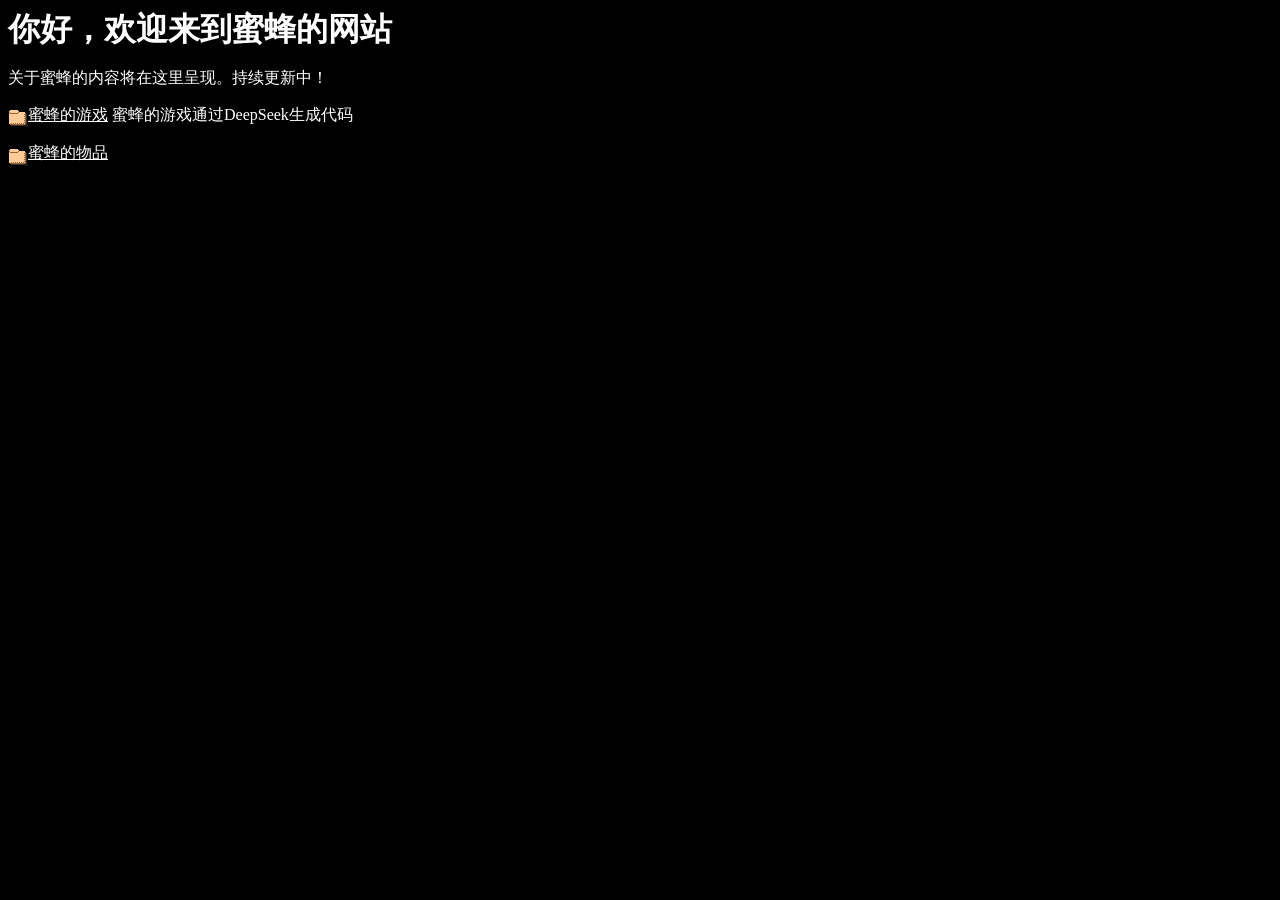
<file: index.html>
<!DOCTYPE html>
<html lang="zh-CN">
<head>
  <meta charset="UTF-8">
  <meta name="viewport" content="width=device-width, initial-scale=1.0">
  <title>蜜蜂的网站</title>
  <link rel="stylesheet" href="style.css">
</head>
<body>
  <h1>你好，欢迎来到蜜蜂的网站</h1>
  <p>关于蜜蜂的内容将在这里呈现。持续更新中！</p>
  <p><span class="icon-dir"></span><a href="games/index.html">蜜蜂的游戏</a> 蜜蜂的游戏通过DeepSeek生成代码</p>
  <p><span class="icon-dir"></span><a href="items/index.html">蜜蜂的物品</a></p>
 
</body>
</html>
</file>
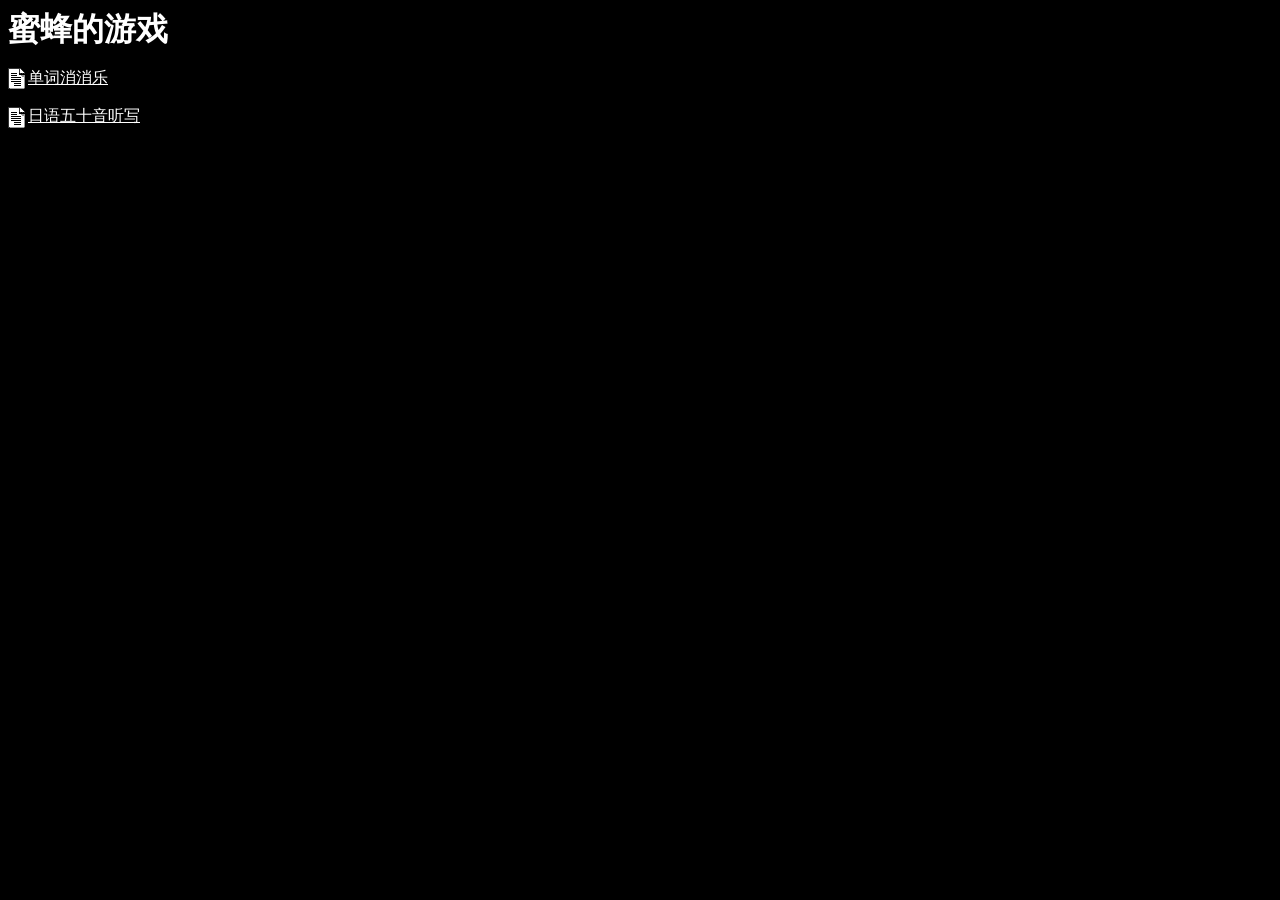
<file: games/index.html>
<!DOCTYPE html>
<html lang="zh-CN">
<head>
  <meta charset="UTF-8">
  <meta name="viewport" content="width=device-width, initial-scale=1.0">
  <title>蜜蜂的游戏</title>
  <link rel="stylesheet" href="../style.css">
</head>
<body>
  <h1>蜜蜂的游戏</h1>
  <p><span class="icon-txt"></span><a href="words-matching.html">单词消消乐</a></p>
  <p><span class="icon-txt"></span><a href="japanese.html">日语五十音听写</a></p>
</body>
</html>
</file>
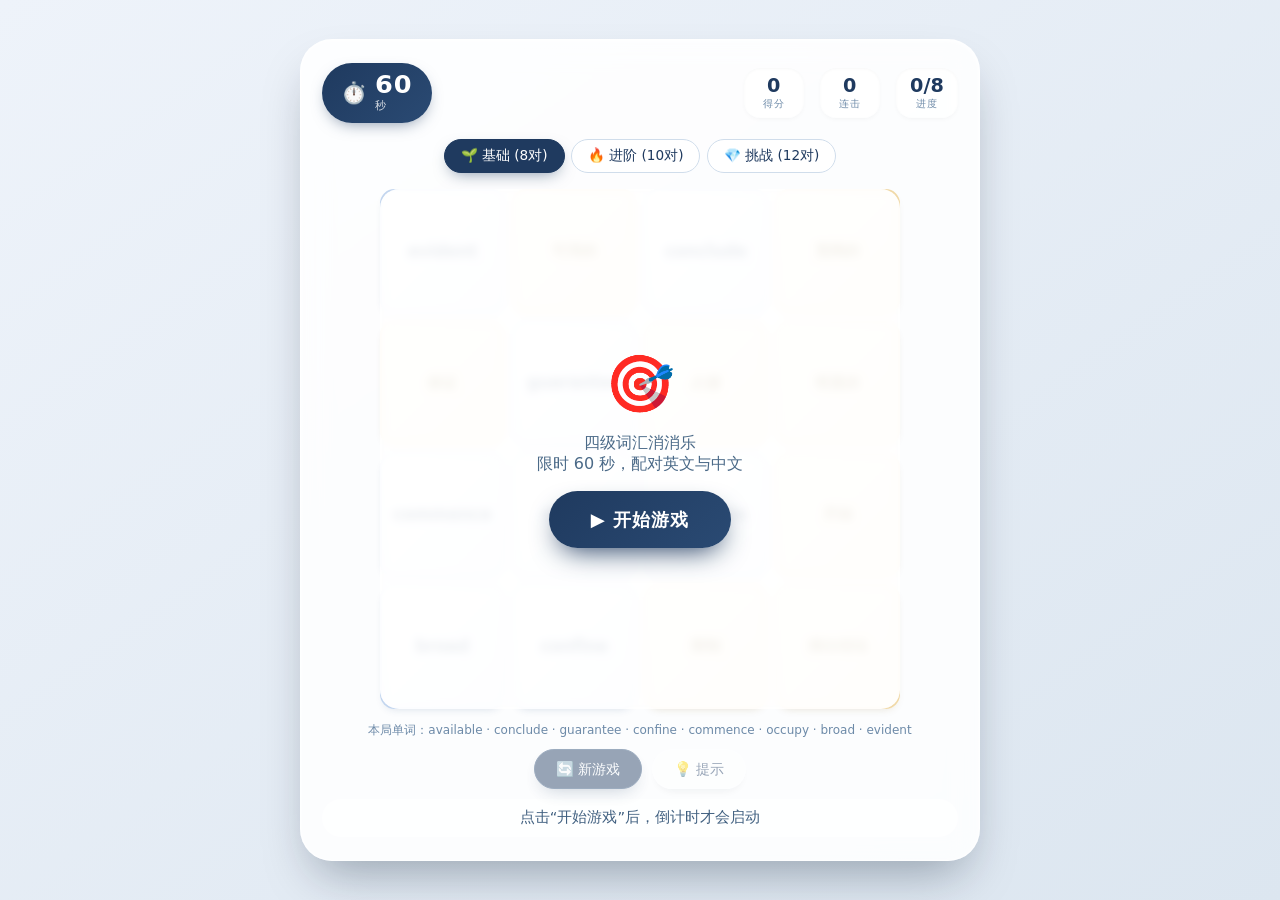
<file: deepseek_html_20260916_d467ed (1).html>
<!DOCTYPE html>
<html lang="zh-CN">
<head>
  <meta charset="UTF-8">
  <meta name="viewport" content="width=device-width, initial-scale=1.0">
  <title>单词消消乐 · 四级词汇 · 限时挑战</title>
  <style>
    * {
      margin: 0;
      padding: 0;
      box-sizing: border-box;
      font-family: system-ui, 'Segoe UI', Roboto, 'Helvetica Neue', sans-serif;
    }

    body {
      background: linear-gradient(145deg, #eef3fa 0%, #dce6f0 100%);
      min-height: 100vh;
      display: flex;
      flex-direction: column;
      align-items: center;
      justify-content: center;
      padding: 1rem;
      margin: 0;
      overflow-x: hidden;
    }

    .app-card {
      max-width: 680px;
      width: 100%;
      background: rgba(255, 255, 255, 0.88);
      backdrop-filter: blur(14px);
      -webkit-backdrop-filter: blur(14px);
      border-radius: 2rem;
      box-shadow: 0 25px 50px -15px rgba(0, 20, 40, 0.35),
                  inset 0 1px 3px rgba(255, 255, 255, 0.9);
      padding: 1.4rem 1.3rem;
      border: 1px solid rgba(255, 255, 255, 0.7);
      transition: transform 0.05s ease;
    }

    /* ===== 顶部 ===== */
    .top-bar {
      display: flex;
      align-items: center;
      justify-content: space-between;
      margin-bottom: 1rem;
      flex-wrap: wrap;
      gap: 0.6rem;
    }

    .timer-box {
      display: flex;
      align-items: center;
      gap: 0.5rem;
      background: linear-gradient(135deg, #1f3a5f 0%, #2a4a73 100%);
      color: white;
      padding: 0.6rem 1.2rem;
      border-radius: 60px;
      box-shadow: 0 6px 16px -6px #1f3a5f90;
      transition: all 0.3s ease;
    }

    .timer-box.warning {
      background: linear-gradient(135deg, #e06b2b 0%, #d35400 100%);
      animation: timerPulse 0.8s ease infinite alternate;
    }

    .timer-box.danger {
      background: linear-gradient(135deg, #d9534f 0%, #b13e3e 100%);
      animation: timerPulse 0.4s ease infinite alternate;
    }

    @keyframes timerPulse {
      from { transform: scale(1); box-shadow: 0 6px 16px -6px rgba(200, 50, 50, 0.6); }
      to { transform: scale(1.05); box-shadow: 0 8px 22px -6px rgba(200, 50, 50, 0.9); }
    }

    .timer-icon { font-size: 1.3rem; }

    .timer-value {
      font-size: 1.6rem;
      font-weight: 700;
      font-variant-numeric: tabular-nums;
      letter-spacing: 1px;
      line-height: 1;
    }

    .timer-label {
      font-size: 0.7rem;
      opacity: 0.8;
      text-transform: uppercase;
      letter-spacing: 0.5px;
    }

    .score-box {
      display: flex;
      gap: 1rem;
      flex-wrap: wrap;
    }

    .stat-item {
      display: flex;
      flex-direction: column;
      align-items: center;
      background: rgba(255, 255, 255, 0.7);
      padding: 0.4rem 0.9rem;
      border-radius: 1rem;
      min-width: 60px;
      box-shadow: inset 0 1px 3px rgba(0,0,0,0.03), 0 2px 6px -3px rgba(0,0,0,0.08);
    }

    .stat-value {
      font-size: 1.2rem;
      font-weight: 700;
      color: #1f3a5f;
      line-height: 1.2;
    }

    .stat-label {
      font-size: 0.65rem;
      color: #6d8aa8;
      text-transform: uppercase;
      letter-spacing: 0.5px;
      font-weight: 500;
    }

    /* ===== 关卡选择 ===== */
    .level-bar {
      display: flex;
      gap: 0.4rem;
      margin-bottom: 1rem;
      flex-wrap: wrap;
      align-items: center;
      justify-content: center;
    }

    .level-btn {
      padding: 0.45rem 1rem;
      border-radius: 60px;
      border: 1px solid #d0ddeb;
      background: #ffffffd9;
      font-size: 0.85rem;
      font-weight: 500;
      color: #1f3a5f;
      cursor: pointer;
      transition: all 0.2s ease;
    }

    .level-btn:hover {
      background: #e8f0fe;
      transform: translateY(-2px);
    }

    .level-btn.active {
      background: #1f3a5f;
      color: white;
      border-color: #1f3a5f;
      box-shadow: 0 6px 16px -6px #1f3a5f90;
    }

    /* ===== 游戏区域 ===== */
    .game-board {
      display: grid;
      gap: 0.45rem;
      margin: 0 auto 0.8rem;
      justify-content: center;
      max-width: 520px;
      position: relative;
      min-height: 200px;
    }

    .game-board.grid-4 {
      grid-template-columns: repeat(4, 1fr);
    }

    /* ===== 待机遮罩（开始游戏按钮） ===== */
    .start-overlay {
      position: absolute;
      inset: 0;
      background: rgba(255, 255, 255, 0.92);
      backdrop-filter: blur(4px);
      border-radius: 1.2rem;
      display: flex;
      flex-direction: column;
      align-items: center;
      justify-content: center;
      z-index: 50;
      gap: 1rem;
      opacity: 1;
      transition: opacity 0.3s ease;
    }

    .start-overlay.hidden {
      opacity: 0;
      pointer-events: none;
    }

    .start-overlay .start-icon {
      font-size: 3.5rem;
      animation: floatIcon 2s ease-in-out infinite;
    }

    @keyframes floatIcon {
      0%, 100% { transform: translateY(0); }
      50% { transform: translateY(-10px); }
    }

    .start-overlay p {
      font-size: 1rem;
      color: #4b6a88;
      font-weight: 500;
      text-align: center;
      padding: 0 1rem;
    }

    .btn-start {
      border: none;
      padding: 1rem 2.6rem;
      border-radius: 60px;
      font-size: 1.15rem;
      font-weight: 700;
      cursor: pointer;
      background: linear-gradient(135deg, #1f3a5f 0%, #2a4a73 100%);
      color: white;
      box-shadow: 0 12px 28px -10px #1f3a5f;
      transition: all 0.2s ease;
      letter-spacing: 1px;
      display: inline-flex;
      align-items: center;
      gap: 0.6rem;
    }

    .btn-start:hover {
      transform: translateY(-3px) scale(1.03);
      box-shadow: 0 18px 36px -12px #1f3a5f;
      background: linear-gradient(135deg, #254a70 0%, #2f5a8a 100%);
    }

    .btn-start:active {
      transform: translateY(1px) scale(0.98);
    }

    /* ===== 卡片 ===== */
    .card {
      aspect-ratio: 1;
      border-radius: 0.9rem;
      display: flex;
      align-items: center;
      justify-content: center;
      padding: 0.2rem;
      text-align: center;
      font-size: 1rem;
      font-weight: 700;
      cursor: pointer;
      transition: all 0.2s ease;
      user-select: none;
      position: relative;
      overflow: hidden;
      word-break: break-word;
      line-height: 1.15;
      border: 2px solid transparent;
      min-height: 0;
    }

    .card.card-en {
      background: linear-gradient(135deg, #ffffff 0%, #e8f0fe 100%);
      color: #1f3a5f;
      border-color: #c3d6ef;
      box-shadow: 0 4px 10px -5px rgba(30, 70, 120, 0.2);
      font-size: 1.05rem;
      letter-spacing: -0.02em;
    }

    .card.card-cn {
      background: linear-gradient(135deg, #fff8e8 0%, #ffefd5 100%);
      color: #7a5b1a;
      border-color: #f0d9a8;
      box-shadow: 0 4px 10px -5px rgba(120, 90, 20, 0.2);
      font-size: 0.92rem;
    }

    .card:hover:not(.matched):not(.selected) {
      transform: translateY(-3px) scale(1.04);
      box-shadow: 0 10px 20px -8px rgba(30, 70, 120, 0.35);
      border-color: #8aafd4;
    }

    .card.selected {
      transform: scale(1.07);
      border-color: #4a90e2;
      box-shadow: 0 0 0 3px rgba(74, 144, 226, 0.3), 0 10px 20px -8px rgba(30, 70, 120, 0.4);
      animation: pulse 0.6s ease infinite alternate;
    }

    @keyframes pulse {
      from { box-shadow: 0 0 0 3px rgba(74, 144, 226, 0.3), 0 10px 20px -8px rgba(30, 70, 120, 0.4); }
      to { box-shadow: 0 0 0 6px rgba(74, 144, 226, 0.15), 0 10px 20px -8px rgba(30, 70, 120, 0.4); }
    }

    .card.matched {
      background: linear-gradient(135deg, #d4f5d4 0%, #b8ecc0 100%);
      border-color: #7ec87e;
      color: #2e7d32;
      cursor: default;
      animation: matchPop 0.4s ease;
      opacity: 0.65;
    }

    @keyframes matchPop {
      0% { transform: scale(1); }
      50% { transform: scale(1.15); }
      100% { transform: scale(1); }
    }

    .card.wrong {
      animation: wrongShake 0.4s ease;
      border-color: #e06b6b;
      background: linear-gradient(135deg, #ffe0e0 0%, #ffd0d0 100%);
    }

    @keyframes wrongShake {
      0%, 100% { transform: translateX(0); }
      25% { transform: translateX(-6px); }
      75% { transform: translateX(6px); }
    }

    .card.matched::after {
      content: "✓";
      position: absolute;
      top: 4px;
      right: 6px;
      font-size: 0.8rem;
      color: #4caf50;
      font-weight: bold;
    }

    /* ===== 控制区 ===== */
    .controls {
      display: flex;
      gap: 0.6rem;
      justify-content: center;
      flex-wrap: wrap;
      margin-bottom: 0.6rem;
    }

    .btn {
      border: none;
      padding: 0.6rem 1.3rem;
      border-radius: 60px;
      font-size: 0.9rem;
      font-weight: 500;
      cursor: pointer;
      display: inline-flex;
      align-items: center;
      justify-content: center;
      gap: 0.4rem;
      transition: all 0.2s ease;
      border: 1px solid rgba(255,255,255,0.7);
    }

    .btn-primary {
      background: #1f3a5f;
      color: white;
      box-shadow: 0 8px 18px -8px #1f3a5f90;
      border-color: #2a4a73;
    }

    .btn-primary:hover { background: #254a70; transform: translateY(-2px); }
    .btn-secondary {
      background: #ffffffd9;
      color: #1f3a5f;
      box-shadow: 0 6px 12px -6px rgba(0, 20, 40, 0.15);
    }
    .btn-secondary:hover { background: #ffffff; transform: translateY(-2px); }
    .btn:active { transform: translateY(1px); }
    .btn:disabled { opacity: 0.45; cursor: not-allowed; transform: none !important; }

    /* ===== 消息 ===== */
    .message {
      text-align: center;
      font-size: 0.92rem;
      padding: 0.6rem 1rem;
      border-radius: 2rem;
      color: #406080;
      background: rgba(255, 255, 255, 0.7);
      margin-top: 0.4rem;
      font-weight: 500;
      min-height: 2.4rem;
      display: flex;
      align-items: center;
      justify-content: center;
    }

    .message.success { color: #2e7d32; background: #e8f5e9; }
    .message.error { color: #b13e3e; background: #ffeaea; }

    /* ===== 单词提示条 ===== */
    .word-hint {
      text-align: center;
      font-size: 0.75rem;
      color: #6d8aa8;
      margin-bottom: 0.5rem;
      min-height: 1.2rem;
      line-height: 1.4;
    }

    /* ============================================================
       震动动画
       ============================================================ */

    /* 答对：中等强度震动 */
    @keyframes shakeCorrect {
      0%, 100% { transform: translate(0, 0) rotate(0deg); }
      10% { transform: translate(-8px, -6px) rotate(-0.8deg); }
      20% { transform: translate(8px, 5px) rotate(0.8deg); }
      30% { transform: translate(-7px, 6px) rotate(-0.7deg); }
      40% { transform: translate(7px, -5px) rotate(0.7deg); }
      50% { transform: translate(-6px, 4px) rotate(-0.5deg); }
      60% { transform: translate(6px, -4px) rotate(0.5deg); }
      70% { transform: translate(-4px, 3px) rotate(-0.3deg); }
      80% { transform: translate(4px, -3px) rotate(0.3deg); }
      90% { transform: translate(-2px, 1px) rotate(-0.2deg); }
    }

    .app-card.shake-correct {
      animation: shakeCorrect 0.6s ease;
    }

    /* 答错：超强震动（幅度更大、频率更高、带旋转） */
    @keyframes shakeWrong {
      0%, 100% { transform: translate(0, 0) rotate(0deg) scale(1); }
      5%  { transform: translate(-22px, -16px) rotate(-2.5deg) scale(1.01); }
      10% { transform: translate(22px, 14px) rotate(2.5deg) scale(1.02); }
      15% { transform: translate(-20px, 16px) rotate(-2.2deg) scale(1.01); }
      20% { transform: translate(20px, -14px) rotate(2.2deg) scale(1.02); }
      25% { transform: translate(-18px, 12px) rotate(-2deg) scale(1.01); }
      30% { transform: translate(18px, -12px) rotate(2deg) scale(1.02); }
      35% { transform: translate(-16px, 10px) rotate(-1.8deg) scale(1.01); }
      40% { transform: translate(16px, -10px) rotate(1.8deg) scale(1.02); }
      45% { transform: translate(-14px, 8px) rotate(-1.5deg) scale(1.01); }
      50% { transform: translate(14px, -8px) rotate(1.5deg) scale(1.02); }
      55% { transform: translate(-12px, 6px) rotate(-1.2deg) scale(1.01); }
      60% { transform: translate(12px, -6px) rotate(1.2deg) scale(1.01); }
      65% { transform: translate(-10px, 5px) rotate(-1deg) scale(1.01); }
      70% { transform: translate(10px, -5px) rotate(1deg) scale(1.01); }
      75% { transform: translate(-8px, 4px) rotate(-0.8deg) scale(1.01); }
      80% { transform: translate(8px, -4px) rotate(0.8deg) scale(1.01); }
      85% { transform: translate(-6px, 3px) rotate(-0.6deg) scale(1); }
      90% { transform: translate(6px, -3px) rotate(0.6deg) scale(1); }
      95% { transform: translate(-3px, 1px) rotate(-0.3deg) scale(1); }
    }

    .app-card.shake-wrong {
      animation: shakeWrong 0.9s cubic-bezier(0.36, 0.07, 0.19, 0.97);
    }

    /* ===== 炸弹掉落层 ===== */
    .bomb-overlay {
      position: fixed;
      inset: 0;
      display: flex;
      align-items: center;
      justify-content: center;
      z-index: 200;
      pointer-events: none;
      opacity: 0;
      transition: opacity 0.15s ease;
    }

    .bomb-overlay.show {
      opacity: 1;
    }

    .bomb {
      font-size: 7rem;
      animation: bombDrop 0.9s cubic-bezier(0.55, 0.06, 0.68, 0.19) forwards;
      filter: drop-shadow(0 0 25px rgba(255, 60, 0, 0.9));
      transform-origin: center center;
    }

    @keyframes bombDrop {
      0% {
        transform: translateY(-120vh) scale(0.5) rotate(-30deg);
        opacity: 0;
      }
      15% { opacity: 1; }
      55% {
        transform: translateY(0) scale(1.15) rotate(10deg);
        opacity: 1;
      }
      65% {
        transform: translateY(-20px) scale(1.05) rotate(-5deg);
        opacity: 1;
      }
      78% {
        transform: translateY(0) scale(1.2) rotate(3deg);
        opacity: 1;
      }
      100% {
        transform: translateY(60vh) scale(0.6) rotate(25deg);
        opacity: 0;
      }
    }

    .impact-ring {
      position: absolute;
      top: 50%;
      left: 50%;
      width: 20px;
      height: 20px;
      border-radius: 50%;
      background: rgba(255, 100, 0, 0.6);
      transform: translate(-50%, -50%) scale(0);
      opacity: 0;
    }

    .bomb-overlay.show .impact-ring {
      animation: impactExpand 0.7s ease-out 0.45s forwards;
    }

    @keyframes impactExpand {
      0% {
        transform: translate(-50%, -50%) scale(0);
        opacity: 0.9;
      }
      100% {
        transform: translate(-50%, -50%) scale(15);
        opacity: 0;
      }
    }

    /* ===== 答对：屏幕中央对号 ===== */
    .check-overlay {
      position: fixed;
      inset: 0;
      display: flex;
      align-items: center;
      justify-content: center;
      z-index: 180;
      pointer-events: none;
      opacity: 0;
      transition: opacity 0.15s ease;
    }

    .check-overlay.show {
      opacity: 1;
    }

    .check-mark {
      font-size: 12rem;
      font-weight: 700;
      color: #4caf50;
      text-shadow: 0 0 40px rgba(76, 175, 80, 0.9),
                   0 0 80px rgba(76, 175, 80, 0.6);
      animation: checkPop 0.75s cubic-bezier(0.34, 1.56, 0.64, 1) forwards;
      line-height: 1;
    }

    @keyframes checkPop {
      0% {
        transform: scale(0) rotate(-30deg);
        opacity: 0;
      }
      30% {
        transform: scale(1.4) rotate(10deg);
        opacity: 1;
      }
      50% {
        transform: scale(1) rotate(-5deg);
        opacity: 1;
      }
      70% {
        transform: scale(1.15) rotate(3deg);
        opacity: 1;
      }
      100% {
        transform: scale(1.3) rotate(0deg);
        opacity: 0;
      }
    }

    /* ===== 结算弹窗 ===== */
    .modal-overlay {
      position: fixed;
      inset: 0;
      background: rgba(10, 25, 45, 0.55);
      backdrop-filter: blur(6px);
      display: flex;
      align-items: center;
      justify-content: center;
      z-index: 100;
      opacity: 0;
      pointer-events: none;
      transition: opacity 0.3s ease;
      padding: 1rem;
    }

    .modal-overlay.show {
      opacity: 1;
      pointer-events: all;
    }

    .modal {
      background: #ffffff;
      border-radius: 2.2rem;
      padding: 2rem 1.8rem;
      text-align: center;
      max-width: 400px;
      width: 100%;
      box-shadow: 0 30px 60px -20px rgba(0, 20, 40, 0.4);
      transform: scale(0.85);
      transition: transform 0.3s cubic-bezier(0.34, 1.56, 0.64, 1);
    }

    .modal-overlay.show .modal { transform: scale(1); }

    .modal-icon {
      font-size: 4rem;
      margin-bottom: 0.4rem;
      animation: bounce 0.6s ease;
    }

    @keyframes bounce {
      0%, 100% { transform: translateY(0); }
      40% { transform: translateY(-18px); }
      60% { transform: translateY(-8px); }
    }

    .modal h2 {
      font-size: 1.7rem;
      color: #1f3a5f;
      margin-bottom: 0.4rem;
    }

    .modal.success h2 { color: #2e7d32; }
    .modal.fail h2 { color: #b13e3e; }

    .modal p {
      color: #54708f;
      font-size: 0.95rem;
      margin-bottom: 1.3rem;
      line-height: 1.5;
    }

    .modal-stats {
      display: flex;
      justify-content: center;
      gap: 1.3rem;
      margin-bottom: 1.5rem;
    }

    .modal-stat {
      display: flex;
      flex-direction: column;
      align-items: center;
    }

    .modal-stat-value {
      font-size: 1.5rem;
      font-weight: 700;
      color: #1f3a5f;
    }

    .modal-stat-label {
      font-size: 0.75rem;
      color: #6d8aa8;
    }

    /* ===== 响应式 ===== */
    @media (max-width: 600px) {
      .app-card { padding: 1rem; border-radius: 1.5rem; }
      .timer-value { font-size: 1.3rem; }
      .timer-box { padding: 0.5rem 0.9rem; }
      .card { font-size: 0.9rem; border-radius: 0.75rem; }
      .card.card-en { font-size: 0.95rem; }
      .card.card-cn { font-size: 0.82rem; }
      .game-board { gap: 0.35rem; max-width: 100%; }
      .level-btn { padding: 0.4rem 0.8rem; font-size: 0.78rem; }
      .btn { padding: 0.55rem 1.1rem; font-size: 0.85rem; }
      .stat-item { padding: 0.35rem 0.7rem; min-width: 52px; }
      .stat-value { font-size: 1rem; }
      .bomb { font-size: 6rem; }
      .check-mark { font-size: 9rem; }
      .btn-start { padding: 0.85rem 2rem; font-size: 1rem; }
      .start-overlay .start-icon { font-size: 2.8rem; }
    }

    @media (max-width: 400px) {
      .card { font-size: 0.8rem; border-radius: 0.65rem; }
      .card.card-en { font-size: 0.85rem; }
      .card.card-cn { font-size: 0.72rem; }
      .game-board { gap: 0.3rem; }
      .timer-value { font-size: 1.1rem; }
      .check-mark { font-size: 7rem; }
    }
  </style>
</head>
<body>

<div class="app-card" id="appCard">
  <!-- 顶部 -->
  <div class="top-bar">
    <div class="timer-box" id="timerBox">
      <span class="timer-icon">⏱️</span>
      <div>
        <div class="timer-value" id="timerDisplay">60</div>
        <div class="timer-label">秒</div>
      </div>
    </div>
    <div class="score-box">
      <div class="stat-item">
        <span class="stat-value" id="scoreDisplay">0</span>
        <span class="stat-label">得分</span>
      </div>
      <div class="stat-item">
        <span class="stat-value" id="comboDisplay">0</span>
        <span class="stat-label">连击</span>
      </div>
      <div class="stat-item">
        <span class="stat-value" id="progressDisplay">0/8</span>
        <span class="stat-label">进度</span>
      </div>
    </div>
  </div>

  <!-- 关卡选择 -->
  <div class="level-bar" id="levelBar">
    <button class="level-btn active" data-level="easy">🌱 基础 (8对)</button>
    <button class="level-btn" data-level="medium">🔥 进阶 (10对)</button>
    <button class="level-btn" data-level="hard">💎 挑战 (12对)</button>
  </div>

  <!-- 游戏面板 + 待机遮罩 -->
  <div class="game-board grid-4" id="gameBoard" style="position: relative;">
    <!-- 待机遮罩 -->
    <div class="start-overlay" id="startOverlay">
      <div class="start-icon">🎯</div>
      <p>四级词汇消消乐<br>限时 60 秒，配对英文与中文</p>
      <button class="btn-start" id="startGameBtn">▶ 开始游戏</button>
    </div>
  </div>

  <!-- 单词提示 -->
  <div class="word-hint" id="wordHint"></div>

  <!-- 控制按钮 -->
  <div class="controls">
    <button class="btn btn-primary" id="newGameBtn" disabled>🔄 新游戏</button>
    <button class="btn btn-secondary" id="hintBtn" disabled>💡 提示</button>
  </div>

  <!-- 消息 -->
  <div class="message" id="message">点击“开始游戏”后，倒计时才会启动</div>
</div>

<!-- 答对：屏幕中央的对号 -->
<div class="check-overlay" id="checkOverlay">
  <div class="check-mark">✓</div>
</div>

<!-- 答错：炸弹掉落层 -->
<div class="bomb-overlay" id="bombOverlay">
  <div class="impact-ring"></div>
  <div class="bomb">💣</div>
</div>

<!-- 结算弹窗 -->
<div class="modal-overlay" id="modalOverlay">
  <div class="modal" id="modalBox">
    <div class="modal-icon" id="modalIcon">🏆</div>
    <h2 id="modalTitle">挑战成功！</h2>
    <p id="modalSubtitle">你成功配对了所有单词</p>
    <div class="modal-stats">
      <div class="modal-stat">
        <span class="modal-stat-value" id="modalScore">0</span>
        <span class="modal-stat-label">总得分</span>
      </div>
      <div class="modal-stat">
        <span class="modal-stat-value" id="modalTime">0s</span>
        <span class="modal-stat-label">用时</span>
      </div>
    </div>
    <button class="btn btn-primary" id="playAgainBtn" style="width: 100%;">🔄 再来一局</button>
  </div>
</div>

<script>
  // ==================== 四级词汇库 ====================
  const wordBank = [
    { word: "abandon", definition: "放弃" },
    { word: "absorb", definition: "吸收" },
    { word: "abstract", definition: "抽象的" },
    { word: "academic", definition: "学术的" },
    { word: "accelerate", definition: "加速" },
    { word: "accommodate", definition: "容纳" },
    { word: "accompany", definition: "陪伴" },
    { word: "accomplish", definition: "完成" },
    { word: "accurate", definition: "准确的" },
    { word: "accuse", definition: "指控" },
    { word: "achieve", definition: "实现" },
    { word: "acknowledge", definition: "承认" },
    { word: "acquire", definition: "获得" },
    { word: "adapt", definition: "适应" },
    { word: "adequate", definition: "足够的" },
    { word: "adjust", definition: "调整" },
    { word: "admire", definition: "钦佩" },
    { word: "adopt", definition: "采用" },
    { word: "advocate", definition: "提倡" },
    { word: "aesthetic", definition: "审美的" },
    { word: "affect", definition: "影响" },
    { word: "aggregate", definition: "总计" },
    { word: "allocate", definition: "分配" },
    { word: "alter", definition: "改变" },
    { word: "ambiguous", definition: "模糊的" },
    { word: "ambitious", definition: "有雄心的" },
    { word: "analyze", definition: "分析" },
    { word: "ancient", definition: "古老的" },
    { word: "anticipate", definition: "预料" },
    { word: "apparent", definition: "明显的" },
    { word: "appeal", definition: "吸引" },
    { word: "appreciate", definition: "欣赏" },
    { word: "approach", definition: "方法" },
    { word: "appropriate", definition: "合适的" },
    { word: "approximate", definition: "大约的" },
    { word: "arbitrary", definition: "任意的" },
    { word: "artificial", definition: "人造的" },
    { word: "assess", definition: "评估" },
    { word: "assign", definition: "分配" },
    { word: "assist", definition: "协助" },
    { word: "assume", definition: "假设" },
    { word: "assure", definition: "保证" },
    { word: "attach", definition: "附上" },
    { word: "attain", definition: "达到" },
    { word: "attribute", definition: "归因于" },
    { word: "authority", definition: "权威" },
    { word: "available", definition: "可用的" },
    { word: "aware", definition: "意识到的" },
    { word: "benefit", definition: "利益" },
    { word: "bias", definition: "偏见" },
    { word: "brief", definition: "简短的" },
    { word: "broad", definition: "宽阔的" },
    { word: "budget", definition: "预算" },
    { word: "capable", definition: "有能力的" },
    { word: "capacity", definition: "容量" },
    { word: "category", definition: "类别" },
    { word: "cease", definition: "停止" },
    { word: "challenge", definition: "挑战" },
    { word: "characteristic", definition: "特征" },
    { word: "circumstance", definition: "情况" },
    { word: "cite", definition: "引用" },
    { word: "civil", definition: "公民的" },
    { word: "clarify", definition: "澄清" },
    { word: "classify", definition: "分类" },
    { word: "coherent", definition: "连贯的" },
    { word: "coincide", definition: "巧合" },
    { word: "collaborate", definition: "合作" },
    { word: "collapse", definition: "崩溃" },
    { word: "colleague", definition: "同事" },
    { word: "commence", definition: "开始" },
    { word: "comment", definition: "评论" },
    { word: "commit", definition: "承诺" },
    { word: "commodity", definition: "商品" },
    { word: "communicate", definition: "交流" },
    { word: "compatible", definition: "兼容的" },
    { word: "compensate", definition: "补偿" },
    { word: "competent", definition: "有能力的" },
    { word: "compile", definition: "编译" },
    { word: "complement", definition: "补充" },
    { word: "complex", definition: "复杂的" },
    { word: "comply", definition: "遵守" },
    { word: "component", definition: "组成部分" },
    { word: "compose", definition: "组成" },
    { word: "comprehensive", definition: "全面的" },
    { word: "comprise", definition: "包含" },
    { word: "conceal", definition: "隐藏" },
    { word: "concede", definition: "承认" },
    { word: "conceive", definition: "构想" },
    { word: "concentrate", definition: "集中" },
    { word: "concept", definition: "概念" },
    { word: "concern", definition: "关心" },
    { word: "conclude", definition: "得出结论" },
    { word: "concrete", definition: "具体的" },
    { word: "condemn", definition: "谴责" },
    { word: "conduct", definition: "进行" },
    { word: "confer", definition: "授予" },
    { word: "confess", definition: "承认" },
    { word: "confine", definition: "限制" },
    { word: "confirm", definition: "确认" },
    { word: "conflict", definition: "冲突" },
    { word: "conform", definition: "符合" },
    { word: "confront", definition: "面对" },
    { word: "confuse", definition: "使困惑" },
    { word: "congress", definition: "国会" },
    { word: "conscious", definition: "有意识的" },
    { word: "consensus", definition: "共识" },
    { word: "consent", definition: "同意" },
    { word: "consequence", definition: "后果" },
    { word: "conservative", definition: "保守的" },
    { word: "considerable", definition: "相当大的" },
    { word: "consist", definition: "组成" },
    { word: "consistent", definition: "一致的" },
    { word: "constitute", definition: "构成" },
    { word: "constrain", definition: "约束" },
    { word: "construct", definition: "建造" },
    { word: "consult", definition: "咨询" },
    { word: "consume", definition: "消费" },
    { word: "contact", definition: "联系" },
    { word: "contemporary", definition: "当代的" },
    { word: "contempt", definition: "轻蔑" },
    { word: "contend", definition: "主张" },
    { word: "context", definition: "背景" },
    { word: "contract", definition: "合同" },
    { word: "contradict", definition: "反驳" },
    { word: "contrary", definition: "相反的" },
    { word: "contrast", definition: "对比" },
    { word: "contribute", definition: "贡献" },
    { word: "controversial", definition: "有争议的" },
    { word: "convene", definition: "召集" },
    { word: "convey", definition: "传达" },
    { word: "convince", definition: "说服" },
    { word: "cooperate", definition: "合作" },
    { word: "coordinate", definition: "协调" },
    { word: "corporate", definition: "公司的" },
    { word: "correspond", definition: "符合" },
    { word: "crucial", definition: "关键的" },
    { word: "cultivate", definition: "培养" },
    { word: "currency", definition: "货币" },
    { word: "decline", definition: "下降" },
    { word: "dedicate", definition: "奉献" },
    { word: "deficit", definition: "赤字" },
    { word: "definite", definition: "明确的" },
    { word: "demonstrate", definition: "证明" },
    { word: "denote", definition: "表示" },
    { word: "deny", definition: "否认" },
    { word: "depict", definition: "描绘" },
    { word: "derive", definition: "源于" },
    { word: "despite", definition: "尽管" },
    { word: "detect", definition: "察觉" },
    { word: "deviate", definition: "偏离" },
    { word: "devote", definition: "奉献" },
    { word: "diminish", definition: "减少" },
    { word: "discipline", definition: "纪律" },
    { word: "discriminate", definition: "歧视" },
    { word: "displace", definition: "取代" },
    { word: "display", definition: "展示" },
    { word: "dispose", definition: "处理" },
    { word: "distinct", definition: "明显的" },
    { word: "distinguish", definition: "区分" },
    { word: "distort", definition: "扭曲" },
    { word: "distribute", definition: "分发" },
    { word: "diverse", definition: "多样的" },
    { word: "dominate", definition: "支配" },
    { word: "dramatic", definition: "戏剧性的" },
    { word: "duration", definition: "持续时间" },
    { word: "dynamic", definition: "动态的" },
    { word: "efficient", definition: "高效的" },
    { word: "elaborate", definition: "详尽的" },
    { word: "eliminate", definition: "消除" },
    { word: "embrace", definition: "拥抱" },
    { word: "emerge", definition: "出现" },
    { word: "emphasize", definition: "强调" },
    { word: "enable", definition: "使能够" },
    { word: "encounter", definition: "遭遇" },
    { word: "endure", definition: "忍受" },
    { word: "enhance", definition: "增强" },
    { word: "enormous", definition: "巨大的" },
    { word: "ensure", definition: "确保" },
    { word: "entail", definition: "需要" },
    { word: "enthusiasm", definition: "热情" },
    { word: "equip", definition: "装备" },
    { word: "equivalent", definition: "等价的" },
    { word: "essential", definition: "必要的" },
    { word: "establish", definition: "建立" },
    { word: "estimate", definition: "估计" },
    { word: "evaluate", definition: "评估" },
    { word: "eventually", definition: "最终" },
    { word: "evident", definition: "明显的" },
    { word: "evolve", definition: "进化" },
    { word: "exaggerate", definition: "夸大" },
    { word: "exceed", definition: "超过" },
    { word: "exclude", definition: "排除" },
    { word: "exhibit", definition: "展览" },
    { word: "expand", definition: "扩展" },
    { word: "expense", definition: "费用" },
    { word: "explicit", definition: "明确的" },
    { word: "exploit", definition: "利用" },
    { word: "expose", definition: "暴露" },
    { word: "extract", definition: "提取" },
    { word: "facilitate", definition: "促进" },
    { word: "fascinate", definition: "使着迷" },
    { word: "flexible", definition: "灵活的" },
    { word: "fluctuate", definition: "波动" },
    { word: "formulate", definition: "制定" },
    { word: "fundamental", definition: "基本的" },
    { word: "generate", definition: "产生" },
    { word: "genuine", definition: "真正的" },
    { word: "gradual", definition: "逐渐的" },
    { word: "guarantee", definition: "保证" },
    { word: "identify", definition: "识别" },
    { word: "ignore", definition: "忽视" },
    { word: "illustrate", definition: "说明" },
    { word: "imagine", definition: "想象" },
    { word: "imitate", definition: "模仿" },
    { word: "implement", definition: "实施" },
    { word: "imply", definition: "暗示" },
    { word: "impose", definition: "强加" },
    { word: "impress", definition: "使印象深刻" },
    { word: "improve", definition: "改善" },
    { word: "incident", definition: "事件" },
    { word: "incline", definition: "倾向" },
    { word: "indicate", definition: "表明" },
    { word: "individual", definition: "个人的" },
    { word: "inevitable", definition: "不可避免的" },
    { word: "infer", definition: "推断" },
    { word: "influence", definition: "影响" },
    { word: "inform", definition: "通知" },
    { word: "initial", definition: "最初的" },
    { word: "innovate", definition: "创新" },
    { word: "insist", definition: "坚持" },
    { word: "inspire", definition: "激励" },
    { word: "install", definition: "安装" },
    { word: "instance", definition: "例子" },
    { word: "institute", definition: "机构" },
    { word: "integrate", definition: "整合" },
    { word: "intense", definition: "强烈的" },
    { word: "interpret", definition: "解释" },
    { word: "intervene", definition: "干预" },
    { word: "introduce", definition: "介绍" },
    { word: "investigate", definition: "调查" },
    { word: "involve", definition: "涉及" },
    { word: "isolate", definition: "隔离" },
    { word: "justify", definition: "证明合理" },
    { word: "maintain", definition: "维持" },
    { word: "manipulate", definition: "操纵" },
    { word: "mature", definition: "成熟的" },
    { word: "mechanism", definition: "机制" },
    { word: "mediate", definition: "调解" },
    { word: "migrate", definition: "迁移" },
    { word: "modify", definition: "修改" },
    { word: "monitor", definition: "监控" },
    { word: "motivate", definition: "激励" },
    { word: "neglect", definition: "忽视" },
    { word: "negotiate", definition: "谈判" },
    { word: "obtain", definition: "获得" },
    { word: "obvious", definition: "明显的" },
    { word: "occupy", definition: "占据" },
    { word: "occur", definition: "发生" },
    { word: "offset", definition: "抵消" },
    { word: "optimistic", definition: "乐观的" },
    { word: "participate", definition: "参与" },
    { word: "perceive", definition: "察觉" },
    { word: "persist", definition: "坚持" },
    { word: "perspective", definition: "视角" },
    { word: "persuade", definition: "说服" },
    { word: "phenomenon", definition: "现象" },
    { word: "portion", definition: "部分" },
    { word: "postpone", definition: "推迟" },
    { word: "potential", definition: "潜在的" },
    { word: "precise", definition: "精确的" },
    { word: "predict", definition: "预测" },
    { word: "preliminary", definition: "初步的" },
    { word: "preserve", definition: "保存" },
    { word: "presume", definition: "假定" },
    { word: "prevail", definition: "盛行" },
    { word: "prevent", definition: "阻止" },
    { word: "priority", definition: "优先" },
    { word: "proceed", definition: "继续进行" },
    { word: "prominent", definition: "突出的" },
    { word: "promote", definition: "促进" },
    { word: "propose", definition: "提议" },
    { word: "prospect", definition: "前景" },
    { word: "pursue", definition: "追求" },
    { word: "react", definition: "反应" },
    { word: "realize", definition: "意识到" },
    { word: "reconcile", definition: "调和" },
    { word: "recover", definition: "恢复" },
    { word: "reduce", definition: "减少" },
    { word: "refer", definition: "参考" },
    { word: "reflect", definition: "反映" },
    { word: "reform", definition: "改革" },
    { word: "regulate", definition: "调节" },
    { word: "reinforce", definition: "加强" },
    { word: "reject", definition: "拒绝" },
    { word: "relevant", definition: "相关的" },
    { word: "reliable", definition: "可靠的" },
    { word: "reluctant", definition: "不情愿的" },
    { word: "remedy", definition: "补救" },
    { word: "remove", definition: "移除" },
    { word: "replace", definition: "替换" },
    { word: "represent", definition: "代表" },
    { word: "reputation", definition: "名声" },
    { word: "require", definition: "需要" },
    { word: "resemble", definition: "相似" },
    { word: "resolve", definition: "解决" },
    { word: "restore", definition: "恢复" },
    { word: "restrain", definition: "抑制" },
    { word: "restrict", definition: "限制" },
    { word: "retain", definition: "保留" },
    { word: "reveal", definition: "揭示" },
    { word: "reverse", definition: "反转" },
    { word: "revise", definition: "修订" },
    { word: "satisfy", definition: "满足" },
    { word: "secure", definition: "安全的" },
    { word: "seek", definition: "寻求" },
    { word: "select", definition: "选择" },
    { word: "significant", definition: "重要的" },
    { word: "similar", definition: "相似的" },
    { word: "simulate", definition: "模拟" },
    { word: "sophisticated", definition: "复杂的" },
    { word: "specific", definition: "具体的" },
    { word: "speculate", definition: "推测" },
    { word: "stability", definition: "稳定" },
    { word: "strategy", definition: "策略" },
    { word: "substitute", definition: "替代" },
    { word: "subtle", definition: "微妙的" },
    { word: "sufficient", definition: "足够的" },
    { word: "suggest", definition: "建议" },
    { word: "summarize", definition: "总结" },
    { word: "superior", definition: "优越的" },
    { word: "supplement", definition: "补充" },
    { word: "suppose", definition: "假设" },
    { word: "sustain", definition: "维持" },
    { word: "tackle", definition: "处理" },
    { word: "temporary", definition: "临时的" },
    { word: "tendency", definition: "趋势" },
    { word: "terminate", definition: "终止" },
    { word: "threaten", definition: "威胁" },
    { word: "transform", definition: "转变" },
    { word: "transmit", definition: "传输" },
    { word: "transparent", definition: "透明的" },
    { word: "tremendous", definition: "巨大的" },
    { word: "trigger", definition: "触发" },
    { word: "ultimate", definition: "最终的" },
    { word: "undergo", definition: "经历" },
    { word: "undertake", definition: "承担" },
    { word: "unify", definition: "统一" },
    { word: "unique", definition: "独特的" },
    { word: "utilize", definition: "利用" },
    { word: "vague", definition: "模糊的" },
    { word: "valid", definition: "有效的" },
    { word: "vanish", definition: "消失" },
    { word: "vary", definition: "变化" },
    { word: "vehicle", definition: "车辆" },
    { word: "venture", definition: "冒险" },
    { word: "verify", definition: "验证" },
    { word: "violate", definition: "违反" },
    { word: "virtue", definition: "美德" },
    { word: "visible", definition: "可见的" },
    { word: "volume", definition: "体积" },
    { word: "voluntary", definition: "自愿的" },
    { word: "welfare", definition: "福利" },
    { word: "withdraw", definition: "撤回" },
    { word: "witness", definition: "目击" }
  ];

  // ==================== 游戏状态 ====================
  const levelConfig = {
    easy:   { pairs: 8,  cols: 4, time: 60 },
    medium: { pairs: 10, cols: 4, time: 60 },
    hard:   { pairs: 12, cols: 4, time: 60 }
  };

  let gameState = {
    level: 'easy',
    cards: [],
    selectedCard: null,
    score: 0,
    combo: 0,
    maxCombo: 0,
    matchedPairs: 0,
    totalPairs: 8,
    timeLeft: 60,
    totalTime: 60,
    timerInterval: null,
    locked: false,
    gameOver: false,
    hintsUsed: 0,
    isPlaying: false
  };

  // ==================== DOM ====================
  const appCard = document.getElementById('appCard');
  const gameBoard = document.getElementById('gameBoard');
  const scoreDisplay = document.getElementById('scoreDisplay');
  const comboDisplay = document.getElementById('comboDisplay');
  const progressDisplay = document.getElementById('progressDisplay');
  const timerDisplay = document.getElementById('timerDisplay');
  const timerBox = document.getElementById('timerBox');
  const messageEl = document.getElementById('message');
  const wordHint = document.getElementById('wordHint');
  const newGameBtn = document.getElementById('newGameBtn');
  const hintBtn = document.getElementById('hintBtn');
  const levelBar = document.getElementById('levelBar');
  const modalOverlay = document.getElementById('modalOverlay');
  const modalBox = document.getElementById('modalBox');
  const modalIcon = document.getElementById('modalIcon');
  const modalTitle = document.getElementById('modalTitle');
  const modalSubtitle = document.getElementById('modalSubtitle');
  const modalScore = document.getElementById('modalScore');
  const modalTime = document.getElementById('modalTime');
  const playAgainBtn = document.getElementById('playAgainBtn');
  const bombOverlay = document.getElementById('bombOverlay');
  const checkOverlay = document.getElementById('checkOverlay');
  const startOverlay = document.getElementById('startOverlay');
  const startGameBtn = document.getElementById('startGameBtn');

  // ==================== 工具函数 ====================
  function shuffleArray(arr) {
    const a = [...arr];
    for (let i = a.length - 1; i > 0; i--) {
      const j = Math.floor(Math.random() * (i + 1));
      [a[i], a[j]] = [a[j], a[i]];
    }
    return a;
  }

  function updateStats() {
    scoreDisplay.textContent = gameState.score;
    comboDisplay.textContent = gameState.combo;
    progressDisplay.textContent = `${gameState.matchedPairs}/${gameState.totalPairs}`;
  }

  function updateTimerDisplay() {
    timerDisplay.textContent = gameState.timeLeft;
    timerBox.classList.remove('warning', 'danger');
    if (gameState.timeLeft <= 10) {
      timerBox.classList.add('danger');
    } else if (gameState.timeLeft <= 20) {
      timerBox.classList.add('warning');
    }
  }

  function showMessage(text, type = '') {
    messageEl.textContent = text;
    messageEl.className = 'message' + (type ? ' ' + type : '');
  }

  // ==================== 答对反馈：中等震动 + 对号 ====================
  function showCorrectFeedback() {
    appCard.classList.remove('shake-correct', 'shake-wrong');
    void appCard.offsetWidth;
    appCard.classList.add('shake-correct');
    setTimeout(() => appCard.classList.remove('shake-correct'), 600);

    checkOverlay.classList.add('show');
    setTimeout(() => checkOverlay.classList.remove('show'), 750);
  }

  // ==================== 答错反馈：超强震动 + 炸弹 ====================
  function showWrongFeedback() {
    appCard.classList.remove('shake-correct', 'shake-wrong');
    void appCard.offsetWidth;
    appCard.classList.add('shake-wrong');
    setTimeout(() => appCard.classList.remove('shake-wrong'), 900);

    bombOverlay.classList.add('show');
    setTimeout(() => bombOverlay.classList.remove('show'), 950);
  }

  // ==================== 倒计时 ====================
  function startTimer() {
    if (gameState.timerInterval) clearInterval(gameState.timerInterval);
    gameState.timeLeft = gameState.totalTime;
    updateTimerDisplay();

    gameState.timerInterval = setInterval(() => {
      if (gameState.gameOver || !gameState.isPlaying) return;
      gameState.timeLeft--;
      updateTimerDisplay();

      if (gameState.timeLeft <= 0) {
        clearInterval(gameState.timerInterval);
        gameState.timerInterval = null;
        gameState.gameOver = true;
        gameState.isPlaying = false;
        showTimeUp();
      }
    }, 1000);
  }

  function stopTimer() {
    if (gameState.timerInterval) {
      clearInterval(gameState.timerInterval);
      gameState.timerInterval = null;
    }
  }

  // ==================== 时间到 ====================
  function showTimeUp() {
    stopTimer();
    gameState.locked = true;
    const elapsed = gameState.totalTime;

    appCard.classList.remove('shake-correct', 'shake-wrong');
    void appCard.offsetWidth;
    appCard.classList.add('shake-wrong');
    setTimeout(() => appCard.classList.remove('shake-wrong'), 900);

    setTimeout(() => {
      modalBox.className = 'modal fail';
      modalIcon.textContent = '⏰';
      modalTitle.textContent = '时间到！';
      modalSubtitle.textContent = `你在规定时间内未完成所有配对，还剩 ${gameState.totalPairs - gameState.matchedPairs} 对未完成`;
      modalScore.textContent = gameState.score;
      modalTime.textContent = `${elapsed}秒`;
      modalOverlay.classList.add('show');
    }, 600);
  }

  // ==================== 挑战成功 ====================
  function showSuccess() {
    stopTimer();
    gameState.gameOver = true;
    gameState.isPlaying = false;
    const elapsed = gameState.totalTime - gameState.timeLeft;
    const timeBonus = gameState.timeLeft * 5;
    const finalScore = gameState.score + timeBonus;
    gameState.score = finalScore;
    updateStats();

    modalBox.className = 'modal success';
    modalIcon.textContent = '🏆';
    modalTitle.textContent = '挑战成功！';
    modalSubtitle.textContent = `你在 ${elapsed} 秒内完成了所有配对，剩余时间奖励 +${timeBonus} 分`;
    modalScore.textContent = finalScore;
    modalTime.textContent = `${elapsed}秒`;
    modalOverlay.classList.add('show');
  }

  // ==================== 生成牌面 ====================
  function setupBoard(level) {
    gameState.level = level;
    const config = levelConfig[level];
    gameState.totalPairs = config.pairs;
    gameState.matchedPairs = 0;
    gameState.score = 0;
    gameState.combo = 0;
    gameState.maxCombo = 0;
    gameState.selectedCard = null;
    gameState.locked = false;
    gameState.gameOver = false;
    gameState.hintsUsed = 0;
    gameState.totalTime = config.time;
    gameState.timeLeft = config.time;
    gameState.isPlaying = false;

    stopTimer();

    const uniqueWords = [];
    const usedWords = new Set();
    const shuffledBank = shuffleArray(wordBank);

    for (const w of shuffledBank) {
      if (!usedWords.has(w.word) && uniqueWords.length < config.pairs) {
        usedWords.add(w.word);
        uniqueWords.push(w);
      }
    }

    gameState.cards = [];
    let cardId = 0;
    uniqueWords.forEach((w, pairId) => {
      gameState.cards.push({
        id: cardId++,
        type: 'en',
        word: w.word,
        definition: w.definition,
        pairId: pairId,
        matched: false
      });
      gameState.cards.push({
        id: cardId++,
        type: 'cn',
        word: w.word,
        definition: w.definition,
        pairId: pairId,
        matched: false
      });
    });

    gameState.cards = shuffleArray(gameState.cards);

    gameBoard.className = 'game-board grid-' + config.cols;
    renderBoard();
    updateStats();
    updateTimerDisplay();
    wordHint.textContent = `本局单词：${uniqueWords.map(w => w.word).join(' · ')}`;

    document.querySelectorAll('.level-btn').forEach(btn => {
      btn.classList.toggle('active', btn.dataset.level === level);
    });
  }

  // ==================== 开始游戏 ====================
  function startGame() {
    startOverlay.classList.add('hidden');
    newGameBtn.disabled = false;
    hintBtn.disabled = false;
    gameState.isPlaying = true;
    gameState.gameOver = false;
    startTimer();
    showMessage('⏱️ 限时 60 秒！点击英文单词，再点击对应的中文释义进行配对');
  }

  // ==================== 初始化 ====================
  function initGame(level = gameState.level) {
    setupBoard(level);
    startOverlay.classList.remove('hidden');
    newGameBtn.disabled = true;
    hintBtn.disabled = true;
    modalOverlay.classList.remove('show');
    showMessage('点击“开始游戏”后，倒计时才会启动');
  }

  // ==================== 渲染 ====================
  function renderBoard() {
    const existingCards = gameBoard.querySelectorAll('.card');
    existingCards.forEach(c => c.remove());

    gameState.cards.forEach(card => {
      const el = document.createElement('div');
      el.className = 'card ' + (card.type === 'en' ? 'card-en' : 'card-cn');
      if (card.matched) el.classList.add('matched');
      el.dataset.id = card.id;
      el.textContent = card.type === 'en' ? card.word : card.definition;

      if (!card.matched) {
        el.addEventListener('click', () => handleCardClick(card));
      }
      gameBoard.appendChild(el);
    });
  }

  // ==================== 点击处理 ====================
  function handleCardClick(card) {
    if (gameState.locked || gameState.gameOver || !gameState.isPlaying) return;
    if (card.matched) return;

    const el = document.querySelector(`.card[data-id="${card.id}"]`);

    if (gameState.selectedCard && gameState.selectedCard.id === card.id) {
      el.classList.remove('selected');
      gameState.selectedCard = null;
      showMessage('已取消选中');
      return;
    }

    if (!gameState.selectedCard) {
      gameState.selectedCard = card;
      el.classList.add('selected');
      showMessage(card.type === 'en' ? `已选中: ${card.word} — 请点击对应的中文` : `已选中: ${card.definition} — 请点击对应的英文`);
      return;
    }

    const firstCard = gameState.selectedCard;
    const firstEl = document.querySelector(`.card[data-id="${firstCard.id}"]`);

    if (firstCard.type === card.type) {
      firstEl.classList.remove('selected');
      gameState.selectedCard = card;
      el.classList.add('selected');
      showMessage(card.type === 'en' ? `已选中: ${card.word} — 请点击对应的中文` : `已选中: ${card.definition} — 请点击对应的英文`);
      return;
    }

    const isMatch = firstCard.pairId === card.pairId;

    if (isMatch) {
      gameState.locked = true;
      firstEl.classList.remove('selected');
      firstEl.classList.add('matched');
      el.classList.add('matched');
      firstCard.matched = true;
      card.matched = true;

      gameState.combo++;
      if (gameState.combo > gameState.maxCombo) gameState.maxCombo = gameState.combo;
      const baseScore = 15;
      const comboBonus = (gameState.combo - 1) * 8;
      const points = baseScore + comboBonus;
      gameState.score += points;
      gameState.matchedPairs++;

      updateStats();
      showMessage(`✅ 配对成功！+${points} 分${gameState.combo > 1 ? ` (连击 ×${gameState.combo})` : ''}`, 'success');

      showCorrectFeedback();

      gameState.selectedCard = null;

      if (gameState.matchedPairs === gameState.totalPairs) {
        setTimeout(() => showSuccess(), 700);
      } else {
        setTimeout(() => { gameState.locked = false; }, 700);
      }
    } else {
      gameState.locked = true;
      gameState.combo = 0;
      updateStats();

      firstEl.classList.remove('selected');
      firstEl.classList.add('wrong');
      el.classList.add('wrong');

      showWrongFeedback();

      showMessage(`💣 配对错误！炸弹来袭，连击重置`, 'error');

      setTimeout(() => {
        firstEl.classList.remove('wrong');
        el.classList.remove('wrong');
        gameState.selectedCard = null;
        gameState.locked = false;
      }, 1000);
    }
  }

  // ==================== 提示功能 ====================
  function showHint() {
    if (gameState.locked || gameState.gameOver || !gameState.isPlaying) return;
    const unmatched = gameState.cards.filter(c => !c.matched);
    if (unmatched.length === 0) return;

    const pairIds = [...new Set(unmatched.map(c => c.pairId))];
    const targetPairId = pairIds[Math.floor(Math.random() * pairIds.length)];
    const pairCards = unmatched.filter(c => c.pairId === targetPairId);

    pairCards.forEach(card => {
      const el = document.querySelector(`.card[data-id="${card.id}"]`);
      if (el) {
        el.classList.add('selected');
        setTimeout(() => el.classList.remove('selected'), 800);
      }
    });

    gameState.hintsUsed++;
    gameState.score = Math.max(0, gameState.score - 8);
    updateStats();
    showMessage(`💡 提示：已高亮一对单词 (-8分)`, '');
  }

  // ==================== 事件绑定 ====================
  startGameBtn.addEventListener('click', startGame);

  newGameBtn.addEventListener('click', () => {
    if (gameState.isPlaying) {
      initGame(gameState.level);
      startGame();
    }
  });

  playAgainBtn.addEventListener('click', () => {
    initGame(gameState.level);
    startGame();
  });

  hintBtn.addEventListener('click', showHint);

  levelBar.addEventListener('click', (e) => {
    const btn = e.target.closest('.level-btn');
    if (!btn) return;
    initGame(btn.dataset.level);
  });

  document.addEventListener('keydown', (e) => {
    if (e.key === 'h' || e.key === 'H') showHint();
    if (e.key === 'n' || e.key === 'N') {
      if (gameState.isPlaying) {
        initGame(gameState.level);
        startGame();
      }
    }
  });

  // ==================== 启动 ====================
  initGame('easy');
</script>
</body>
</html>
</file>
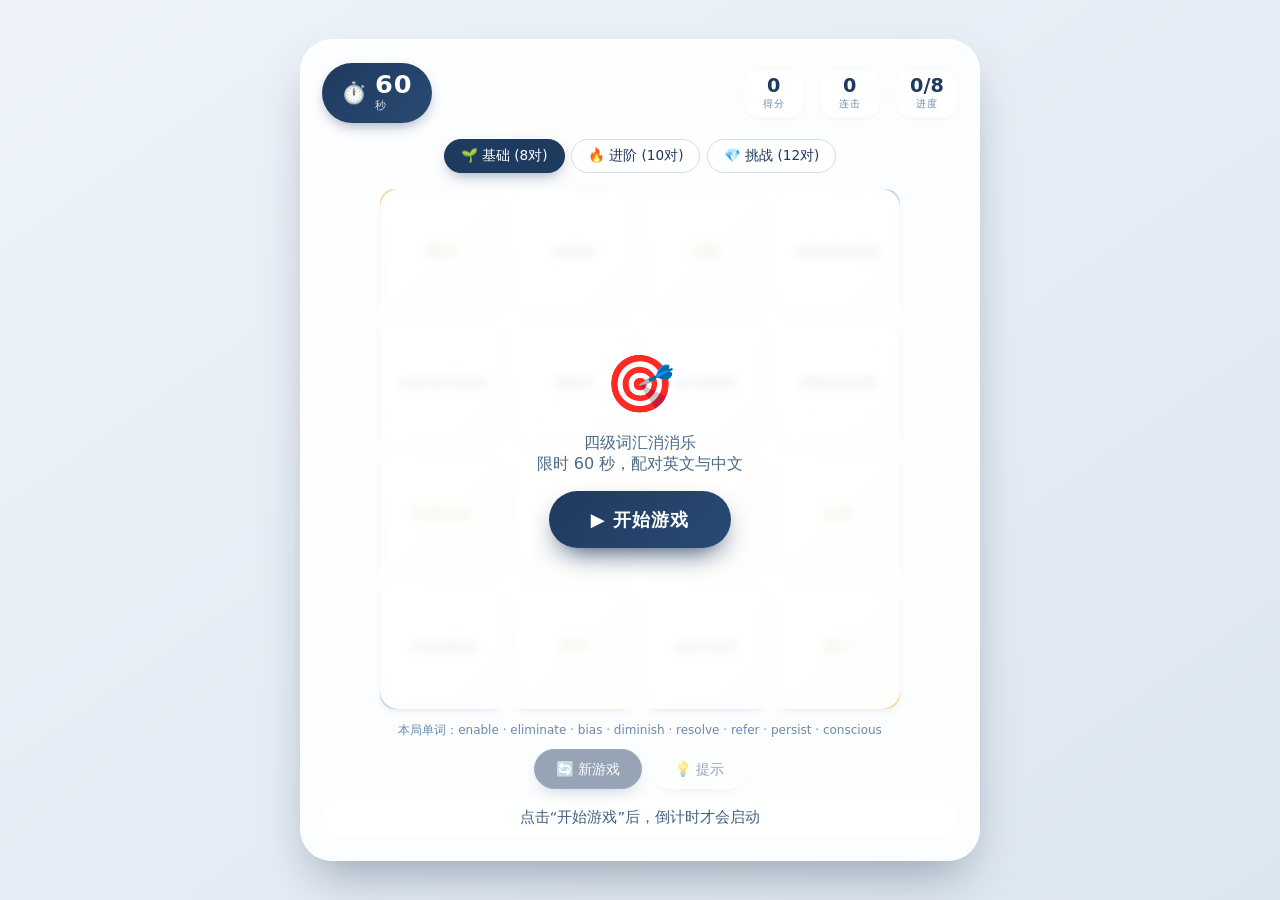
<file: words-matching.html>
<!DOCTYPE html>
<html lang="zh-CN">
<head>
  <meta charset="UTF-8">
  <meta name="viewport" content="width=device-width, initial-scale=1.0">
  <title>单词消消乐 · 四级词汇 · 限时挑战</title>
  <style>
    * {
      margin: 0;
      padding: 0;
      box-sizing: border-box;
      font-family: system-ui, 'Segoe UI', Roboto, 'Helvetica Neue', sans-serif;
    }

    body {
      background: linear-gradient(145deg, #eef3fa 0%, #dce6f0 100%);
      min-height: 100vh;
      display: flex;
      flex-direction: column;
      align-items: center;
      justify-content: center;
      padding: 1rem;
      margin: 0;
      overflow-x: hidden;
    }

    .app-card {
      max-width: 680px;
      width: 100%;
      background: rgba(255, 255, 255, 0.88);
      backdrop-filter: blur(14px);
      -webkit-backdrop-filter: blur(14px);
      border-radius: 2rem;
      box-shadow: 0 25px 50px -15px rgba(0, 20, 40, 0.35),
                  inset 0 1px 3px rgba(255, 255, 255, 0.9);
      padding: 1.4rem 1.3rem;
      border: 1px solid rgba(255, 255, 255, 0.7);
      transition: transform 0.05s ease;
    }

    /* ===== 顶部 ===== */
    .top-bar {
      display: flex;
      align-items: center;
      justify-content: space-between;
      margin-bottom: 1rem;
      flex-wrap: wrap;
      gap: 0.6rem;
    }

    .timer-box {
      display: flex;
      align-items: center;
      gap: 0.5rem;
      background: linear-gradient(135deg, #1f3a5f 0%, #2a4a73 100%);
      color: white;
      padding: 0.6rem 1.2rem;
      border-radius: 60px;
      box-shadow: 0 6px 16px -6px #1f3a5f90;
      transition: all 0.3s ease;
    }

    .timer-box.warning {
      background: linear-gradient(135deg, #e06b2b 0%, #d35400 100%);
      animation: timerPulse 0.8s ease infinite alternate;
    }

    .timer-box.danger {
      background: linear-gradient(135deg, #d9534f 0%, #b13e3e 100%);
      animation: timerPulse 0.4s ease infinite alternate;
    }

    @keyframes timerPulse {
      from { transform: scale(1); box-shadow: 0 6px 16px -6px rgba(200, 50, 50, 0.6); }
      to { transform: scale(1.05); box-shadow: 0 8px 22px -6px rgba(200, 50, 50, 0.9); }
    }

    .timer-icon { font-size: 1.3rem; }

    .timer-value {
      font-size: 1.6rem;
      font-weight: 700;
      font-variant-numeric: tabular-nums;
      letter-spacing: 1px;
      line-height: 1;
    }

    .timer-label {
      font-size: 0.7rem;
      opacity: 0.8;
      text-transform: uppercase;
      letter-spacing: 0.5px;
    }

    .score-box {
      display: flex;
      gap: 1rem;
      flex-wrap: wrap;
    }

    .stat-item {
      display: flex;
      flex-direction: column;
      align-items: center;
      background: rgba(255, 255, 255, 0.7);
      padding: 0.4rem 0.9rem;
      border-radius: 1rem;
      min-width: 60px;
      box-shadow: inset 0 1px 3px rgba(0,0,0,0.03), 0 2px 6px -3px rgba(0,0,0,0.08);
    }

    .stat-value {
      font-size: 1.2rem;
      font-weight: 700;
      color: #1f3a5f;
      line-height: 1.2;
    }

    .stat-label {
      font-size: 0.65rem;
      color: #6d8aa8;
      text-transform: uppercase;
      letter-spacing: 0.5px;
      font-weight: 500;
    }

    /* ===== 关卡选择 ===== */
    .level-bar {
      display: flex;
      gap: 0.4rem;
      margin-bottom: 1rem;
      flex-wrap: wrap;
      align-items: center;
      justify-content: center;
    }

    .level-btn {
      padding: 0.45rem 1rem;
      border-radius: 60px;
      border: 1px solid #d0ddeb;
      background: #ffffffd9;
      font-size: 0.85rem;
      font-weight: 500;
      color: #1f3a5f;
      cursor: pointer;
      transition: all 0.2s ease;
    }

    .level-btn:hover {
      background: #e8f0fe;
      transform: translateY(-2px);
    }

    .level-btn.active {
      background: #1f3a5f;
      color: white;
      border-color: #1f3a5f;
      box-shadow: 0 6px 16px -6px #1f3a5f90;
    }

    /* ===== 游戏区域 ===== */
    .game-board {
      display: grid;
      gap: 0.45rem;
      margin: 0 auto 0.8rem;
      justify-content: center;
      max-width: 520px;
      position: relative;
      min-height: 200px;
    }

    .game-board.grid-4 {
      grid-template-columns: repeat(4, 1fr);
    }

    /* ===== 待机遮罩（开始游戏按钮） ===== */
    .start-overlay {
      position: absolute;
      inset: 0;
      background: rgba(255, 255, 255, 0.92);
      backdrop-filter: blur(4px);
      border-radius: 1.2rem;
      display: flex;
      flex-direction: column;
      align-items: center;
      justify-content: center;
      z-index: 50;
      gap: 1rem;
      opacity: 1;
      transition: opacity 0.3s ease;
    }

    .start-overlay.hidden {
      opacity: 0;
      pointer-events: none;
    }

    .start-overlay .start-icon {
      font-size: 3.5rem;
      animation: floatIcon 2s ease-in-out infinite;
    }

    @keyframes floatIcon {
      0%, 100% { transform: translateY(0); }
      50% { transform: translateY(-10px); }
    }

    .start-overlay p {
      font-size: 1rem;
      color: #4b6a88;
      font-weight: 500;
      text-align: center;
      padding: 0 1rem;
    }

    .btn-start {
      border: none;
      padding: 1rem 2.6rem;
      border-radius: 60px;
      font-size: 1.15rem;
      font-weight: 700;
      cursor: pointer;
      background: linear-gradient(135deg, #1f3a5f 0%, #2a4a73 100%);
      color: white;
      box-shadow: 0 12px 28px -10px #1f3a5f;
      transition: all 0.2s ease;
      letter-spacing: 1px;
      display: inline-flex;
      align-items: center;
      gap: 0.6rem;
    }

    .btn-start:hover {
      transform: translateY(-3px) scale(1.03);
      box-shadow: 0 18px 36px -12px #1f3a5f;
      background: linear-gradient(135deg, #254a70 0%, #2f5a8a 100%);
    }

    .btn-start:active {
      transform: translateY(1px) scale(0.98);
    }

    /* ===== 卡片 ===== */
    .card {
      aspect-ratio: 1;
      border-radius: 0.9rem;
      display: flex;
      align-items: center;
      justify-content: center;
      padding: 0.2rem;
      text-align: center;
      font-size: 1rem;
      font-weight: 700;
      cursor: pointer;
      transition: all 0.2s ease;
      user-select: none;
      position: relative;
      overflow: hidden;
      word-break: break-word;
      line-height: 1.15;
      border: 2px solid transparent;
      min-height: 0;
    }

    .card.card-en {
      background: linear-gradient(135deg, #ffffff 0%, #e8f0fe 100%);
      color: #1f3a5f;
      border-color: #c3d6ef;
      box-shadow: 0 4px 10px -5px rgba(30, 70, 120, 0.2);
      font-size: 1.05rem;
      letter-spacing: -0.02em;
    }

    .card.card-cn {
      background: linear-gradient(135deg, #fff8e8 0%, #ffefd5 100%);
      color: #7a5b1a;
      border-color: #f0d9a8;
      box-shadow: 0 4px 10px -5px rgba(120, 90, 20, 0.2);
      font-size: 0.92rem;
    }

    .card:hover:not(.matched):not(.selected) {
      transform: translateY(-3px) scale(1.04);
      box-shadow: 0 10px 20px -8px rgba(30, 70, 120, 0.35);
      border-color: #8aafd4;
    }

    .card.selected {
      transform: scale(1.07);
      border-color: #4a90e2;
      box-shadow: 0 0 0 3px rgba(74, 144, 226, 0.3), 0 10px 20px -8px rgba(30, 70, 120, 0.4);
      animation: pulse 0.6s ease infinite alternate;
    }

    @keyframes pulse {
      from { box-shadow: 0 0 0 3px rgba(74, 144, 226, 0.3), 0 10px 20px -8px rgba(30, 70, 120, 0.4); }
      to { box-shadow: 0 0 0 6px rgba(74, 144, 226, 0.15), 0 10px 20px -8px rgba(30, 70, 120, 0.4); }
    }

    .card.matched {
      background: linear-gradient(135deg, #d4f5d4 0%, #b8ecc0 100%);
      border-color: #7ec87e;
      color: #2e7d32;
      cursor: default;
      animation: matchPop 0.4s ease;
      opacity: 0.65;
    }

    @keyframes matchPop {
      0% { transform: scale(1); }
      50% { transform: scale(1.15); }
      100% { transform: scale(1); }
    }

    .card.wrong {
      animation: wrongShake 0.4s ease;
      border-color: #e06b6b;
      background: linear-gradient(135deg, #ffe0e0 0%, #ffd0d0 100%);
    }

    @keyframes wrongShake {
      0%, 100% { transform: translateX(0); }
      25% { transform: translateX(-6px); }
      75% { transform: translateX(6px); }
    }

    .card.matched::after {
      content: "✓";
      position: absolute;
      top: 4px;
      right: 6px;
      font-size: 0.8rem;
      color: #4caf50;
      font-weight: bold;
    }

    /* ===== 控制区 ===== */
    .controls {
      display: flex;
      gap: 0.6rem;
      justify-content: center;
      flex-wrap: wrap;
      margin-bottom: 0.6rem;
    }

    .btn {
      border: none;
      padding: 0.6rem 1.3rem;
      border-radius: 60px;
      font-size: 0.9rem;
      font-weight: 500;
      cursor: pointer;
      display: inline-flex;
      align-items: center;
      justify-content: center;
      gap: 0.4rem;
      transition: all 0.2s ease;
      border: 1px solid rgba(255,255,255,0.7);
    }

    .btn-primary {
      background: #1f3a5f;
      color: white;
      box-shadow: 0 8px 18px -8px #1f3a5f90;
      border-color: #2a4a73;
    }

    .btn-primary:hover { background: #254a70; transform: translateY(-2px); }
    .btn-secondary {
      background: #ffffffd9;
      color: #1f3a5f;
      box-shadow: 0 6px 12px -6px rgba(0, 20, 40, 0.15);
    }
    .btn-secondary:hover { background: #ffffff; transform: translateY(-2px); }
    .btn:active { transform: translateY(1px); }
    .btn:disabled { opacity: 0.45; cursor: not-allowed; transform: none !important; }

    /* ===== 消息 ===== */
    .message {
      text-align: center;
      font-size: 0.92rem;
      padding: 0.6rem 1rem;
      border-radius: 2rem;
      color: #406080;
      background: rgba(255, 255, 255, 0.7);
      margin-top: 0.4rem;
      font-weight: 500;
      min-height: 2.4rem;
      display: flex;
      align-items: center;
      justify-content: center;
    }

    .message.success { color: #2e7d32; background: #e8f5e9; }
    .message.error { color: #b13e3e; background: #ffeaea; }

    /* ===== 单词提示条 ===== */
    .word-hint {
      text-align: center;
      font-size: 0.75rem;
      color: #6d8aa8;
      margin-bottom: 0.5rem;
      min-height: 1.2rem;
      line-height: 1.4;
    }

    /* ============================================================
       震动动画
       ============================================================ */

    /* 答对：中等强度震动 */
    @keyframes shakeCorrect {
      0%, 100% { transform: translate(0, 0) rotate(0deg); }
      10% { transform: translate(-8px, -6px) rotate(-0.8deg); }
      20% { transform: translate(8px, 5px) rotate(0.8deg); }
      30% { transform: translate(-7px, 6px) rotate(-0.7deg); }
      40% { transform: translate(7px, -5px) rotate(0.7deg); }
      50% { transform: translate(-6px, 4px) rotate(-0.5deg); }
      60% { transform: translate(6px, -4px) rotate(0.5deg); }
      70% { transform: translate(-4px, 3px) rotate(-0.3deg); }
      80% { transform: translate(4px, -3px) rotate(0.3deg); }
      90% { transform: translate(-2px, 1px) rotate(-0.2deg); }
    }

    .app-card.shake-correct {
      animation: shakeCorrect 0.6s ease;
    }

    /* 答错：超强震动（幅度更大、频率更高、带旋转） */
    @keyframes shakeWrong {
      0%, 100% { transform: translate(0, 0) rotate(0deg) scale(1); }
      5%  { transform: translate(-22px, -16px) rotate(-2.5deg) scale(1.01); }
      10% { transform: translate(22px, 14px) rotate(2.5deg) scale(1.02); }
      15% { transform: translate(-20px, 16px) rotate(-2.2deg) scale(1.01); }
      20% { transform: translate(20px, -14px) rotate(2.2deg) scale(1.02); }
      25% { transform: translate(-18px, 12px) rotate(-2deg) scale(1.01); }
      30% { transform: translate(18px, -12px) rotate(2deg) scale(1.02); }
      35% { transform: translate(-16px, 10px) rotate(-1.8deg) scale(1.01); }
      40% { transform: translate(16px, -10px) rotate(1.8deg) scale(1.02); }
      45% { transform: translate(-14px, 8px) rotate(-1.5deg) scale(1.01); }
      50% { transform: translate(14px, -8px) rotate(1.5deg) scale(1.02); }
      55% { transform: translate(-12px, 6px) rotate(-1.2deg) scale(1.01); }
      60% { transform: translate(12px, -6px) rotate(1.2deg) scale(1.01); }
      65% { transform: translate(-10px, 5px) rotate(-1deg) scale(1.01); }
      70% { transform: translate(10px, -5px) rotate(1deg) scale(1.01); }
      75% { transform: translate(-8px, 4px) rotate(-0.8deg) scale(1.01); }
      80% { transform: translate(8px, -4px) rotate(0.8deg) scale(1.01); }
      85% { transform: translate(-6px, 3px) rotate(-0.6deg) scale(1); }
      90% { transform: translate(6px, -3px) rotate(0.6deg) scale(1); }
      95% { transform: translate(-3px, 1px) rotate(-0.3deg) scale(1); }
    }

    .app-card.shake-wrong {
      animation: shakeWrong 0.9s cubic-bezier(0.36, 0.07, 0.19, 0.97);
    }

    /* ===== 炸弹掉落层 ===== */
    .bomb-overlay {
      position: fixed;
      inset: 0;
      display: flex;
      align-items: center;
      justify-content: center;
      z-index: 200;
      pointer-events: none;
      opacity: 0;
      transition: opacity 0.15s ease;
    }

    .bomb-overlay.show {
      opacity: 1;
    }

    .bomb {
      font-size: 7rem;
      animation: bombDrop 0.9s cubic-bezier(0.55, 0.06, 0.68, 0.19) forwards;
      filter: drop-shadow(0 0 25px rgba(255, 60, 0, 0.9));
      transform-origin: center center;
    }

    @keyframes bombDrop {
      0% {
        transform: translateY(-120vh) scale(0.5) rotate(-30deg);
        opacity: 0;
      }
      15% { opacity: 1; }
      55% {
        transform: translateY(0) scale(1.15) rotate(10deg);
        opacity: 1;
      }
      65% {
        transform: translateY(-20px) scale(1.05) rotate(-5deg);
        opacity: 1;
      }
      78% {
        transform: translateY(0) scale(1.2) rotate(3deg);
        opacity: 1;
      }
      100% {
        transform: translateY(60vh) scale(0.6) rotate(25deg);
        opacity: 0;
      }
    }

    .impact-ring {
      position: absolute;
      top: 50%;
      left: 50%;
      width: 20px;
      height: 20px;
      border-radius: 50%;
      background: rgba(255, 100, 0, 0.6);
      transform: translate(-50%, -50%) scale(0);
      opacity: 0;
    }

    .bomb-overlay.show .impact-ring {
      animation: impactExpand 0.7s ease-out 0.45s forwards;
    }

    @keyframes impactExpand {
      0% {
        transform: translate(-50%, -50%) scale(0);
        opacity: 0.9;
      }
      100% {
        transform: translate(-50%, -50%) scale(15);
        opacity: 0;
      }
    }

    /* ===== 答对：屏幕中央对号 ===== */
    .check-overlay {
      position: fixed;
      inset: 0;
      display: flex;
      align-items: center;
      justify-content: center;
      z-index: 180;
      pointer-events: none;
      opacity: 0;
      transition: opacity 0.15s ease;
    }

    .check-overlay.show {
      opacity: 1;
    }

    .check-mark {
      font-size: 12rem;
      font-weight: 700;
      color: #4caf50;
      text-shadow: 0 0 40px rgba(76, 175, 80, 0.9),
                   0 0 80px rgba(76, 175, 80, 0.6);
      animation: checkPop 0.75s cubic-bezier(0.34, 1.56, 0.64, 1) forwards;
      line-height: 1;
    }

    @keyframes checkPop {
      0% {
        transform: scale(0) rotate(-30deg);
        opacity: 0;
      }
      30% {
        transform: scale(1.4) rotate(10deg);
        opacity: 1;
      }
      50% {
        transform: scale(1) rotate(-5deg);
        opacity: 1;
      }
      70% {
        transform: scale(1.15) rotate(3deg);
        opacity: 1;
      }
      100% {
        transform: scale(1.3) rotate(0deg);
        opacity: 0;
      }
    }

    /* ===== 结算弹窗 ===== */
    .modal-overlay {
      position: fixed;
      inset: 0;
      background: rgba(10, 25, 45, 0.55);
      backdrop-filter: blur(6px);
      display: flex;
      align-items: center;
      justify-content: center;
      z-index: 100;
      opacity: 0;
      pointer-events: none;
      transition: opacity 0.3s ease;
      padding: 1rem;
    }

    .modal-overlay.show {
      opacity: 1;
      pointer-events: all;
    }

    .modal {
      background: #ffffff;
      border-radius: 2.2rem;
      padding: 2rem 1.8rem;
      text-align: center;
      max-width: 400px;
      width: 100%;
      box-shadow: 0 30px 60px -20px rgba(0, 20, 40, 0.4);
      transform: scale(0.85);
      transition: transform 0.3s cubic-bezier(0.34, 1.56, 0.64, 1);
    }

    .modal-overlay.show .modal { transform: scale(1); }

    .modal-icon {
      font-size: 4rem;
      margin-bottom: 0.4rem;
      animation: bounce 0.6s ease;
    }

    @keyframes bounce {
      0%, 100% { transform: translateY(0); }
      40% { transform: translateY(-18px); }
      60% { transform: translateY(-8px); }
    }

    .modal h2 {
      font-size: 1.7rem;
      color: #1f3a5f;
      margin-bottom: 0.4rem;
    }

    .modal.success h2 { color: #2e7d32; }
    .modal.fail h2 { color: #b13e3e; }

    .modal p {
      color: #54708f;
      font-size: 0.95rem;
      margin-bottom: 1.3rem;
      line-height: 1.5;
    }

    .modal-stats {
      display: flex;
      justify-content: center;
      gap: 1.3rem;
      margin-bottom: 1.5rem;
    }

    .modal-stat {
      display: flex;
      flex-direction: column;
      align-items: center;
    }

    .modal-stat-value {
      font-size: 1.5rem;
      font-weight: 700;
      color: #1f3a5f;
    }

    .modal-stat-label {
      font-size: 0.75rem;
      color: #6d8aa8;
    }

    /* ===== 响应式 ===== */
    @media (max-width: 600px) {
      .app-card { padding: 1rem; border-radius: 1.5rem; }
      .timer-value { font-size: 1.3rem; }
      .timer-box { padding: 0.5rem 0.9rem; }
      .card { font-size: 0.9rem; border-radius: 0.75rem; }
      .card.card-en { font-size: 0.95rem; }
      .card.card-cn { font-size: 0.82rem; }
      .game-board { gap: 0.35rem; max-width: 100%; }
      .level-btn { padding: 0.4rem 0.8rem; font-size: 0.78rem; }
      .btn { padding: 0.55rem 1.1rem; font-size: 0.85rem; }
      .stat-item { padding: 0.35rem 0.7rem; min-width: 52px; }
      .stat-value { font-size: 1rem; }
      .bomb { font-size: 6rem; }
      .check-mark { font-size: 9rem; }
      .btn-start { padding: 0.85rem 2rem; font-size: 1rem; }
      .start-overlay .start-icon { font-size: 2.8rem; }
    }

    @media (max-width: 400px) {
      .card { font-size: 0.8rem; border-radius: 0.65rem; }
      .card.card-en { font-size: 0.85rem; }
      .card.card-cn { font-size: 0.72rem; }
      .game-board { gap: 0.3rem; }
      .timer-value { font-size: 1.1rem; }
      .check-mark { font-size: 7rem; }
    }
  </style>
</head>
<body>

<div class="app-card" id="appCard">
  <!-- 顶部 -->
  <div class="top-bar">
    <div class="timer-box" id="timerBox">
      <span class="timer-icon">⏱️</span>
      <div>
        <div class="timer-value" id="timerDisplay">60</div>
        <div class="timer-label">秒</div>
      </div>
    </div>
    <div class="score-box">
      <div class="stat-item">
        <span class="stat-value" id="scoreDisplay">0</span>
        <span class="stat-label">得分</span>
      </div>
      <div class="stat-item">
        <span class="stat-value" id="comboDisplay">0</span>
        <span class="stat-label">连击</span>
      </div>
      <div class="stat-item">
        <span class="stat-value" id="progressDisplay">0/8</span>
        <span class="stat-label">进度</span>
      </div>
    </div>
  </div>

  <!-- 关卡选择 -->
  <div class="level-bar" id="levelBar">
    <button class="level-btn active" data-level="easy">🌱 基础 (8对)</button>
    <button class="level-btn" data-level="medium">🔥 进阶 (10对)</button>
    <button class="level-btn" data-level="hard">💎 挑战 (12对)</button>
  </div>

  <!-- 游戏面板 + 待机遮罩 -->
  <div class="game-board grid-4" id="gameBoard" style="position: relative;">
    <!-- 待机遮罩 -->
    <div class="start-overlay" id="startOverlay">
      <div class="start-icon">🎯</div>
      <p>四级词汇消消乐<br>限时 60 秒，配对英文与中文</p>
      <button class="btn-start" id="startGameBtn">▶ 开始游戏</button>
    </div>
  </div>

  <!-- 单词提示 -->
  <div class="word-hint" id="wordHint"></div>

  <!-- 控制按钮 -->
  <div class="controls">
    <button class="btn btn-primary" id="newGameBtn" disabled>🔄 新游戏</button>
    <button class="btn btn-secondary" id="hintBtn" disabled>💡 提示</button>
  </div>

  <!-- 消息 -->
  <div class="message" id="message">点击“开始游戏”后，倒计时才会启动</div>
</div>

<!-- 答对：屏幕中央的对号 -->
<div class="check-overlay" id="checkOverlay">
  <div class="check-mark">✓</div>
</div>

<!-- 答错：炸弹掉落层 -->
<div class="bomb-overlay" id="bombOverlay">
  <div class="impact-ring"></div>
  <div class="bomb">💣</div>
</div>

<!-- 结算弹窗 -->
<div class="modal-overlay" id="modalOverlay">
  <div class="modal" id="modalBox">
    <div class="modal-icon" id="modalIcon">🏆</div>
    <h2 id="modalTitle">挑战成功！</h2>
    <p id="modalSubtitle">你成功配对了所有单词</p>
    <div class="modal-stats">
      <div class="modal-stat">
        <span class="modal-stat-value" id="modalScore">0</span>
        <span class="modal-stat-label">总得分</span>
      </div>
      <div class="modal-stat">
        <span class="modal-stat-value" id="modalTime">0s</span>
        <span class="modal-stat-label">用时</span>
      </div>
    </div>
    <button class="btn btn-primary" id="playAgainBtn" style="width: 100%;">🔄 再来一局</button>
  </div>
</div>

<script>
  // ==================== 四级词汇库 ====================
  const wordBank = [
    { word: "abandon", definition: "放弃" },
    { word: "absorb", definition: "吸收" },
    { word: "abstract", definition: "抽象的" },
    { word: "academic", definition: "学术的" },
    { word: "accelerate", definition: "加速" },
    { word: "accommodate", definition: "容纳" },
    { word: "accompany", definition: "陪伴" },
    { word: "accomplish", definition: "完成" },
    { word: "accurate", definition: "准确的" },
    { word: "accuse", definition: "指控" },
    { word: "achieve", definition: "实现" },
    { word: "acknowledge", definition: "承认" },
    { word: "acquire", definition: "获得" },
    { word: "adapt", definition: "适应" },
    { word: "adequate", definition: "足够的" },
    { word: "adjust", definition: "调整" },
    { word: "admire", definition: "钦佩" },
    { word: "adopt", definition: "采用" },
    { word: "advocate", definition: "提倡" },
    { word: "aesthetic", definition: "审美的" },
    { word: "affect", definition: "影响" },
    { word: "aggregate", definition: "总计" },
    { word: "allocate", definition: "分配" },
    { word: "alter", definition: "改变" },
    { word: "ambiguous", definition: "模糊的" },
    { word: "ambitious", definition: "有雄心的" },
    { word: "analyze", definition: "分析" },
    { word: "ancient", definition: "古老的" },
    { word: "anticipate", definition: "预料" },
    { word: "apparent", definition: "明显的" },
    { word: "appeal", definition: "吸引" },
    { word: "appreciate", definition: "欣赏" },
    { word: "approach", definition: "方法" },
    { word: "appropriate", definition: "合适的" },
    { word: "approximate", definition: "大约的" },
    { word: "arbitrary", definition: "任意的" },
    { word: "artificial", definition: "人造的" },
    { word: "assess", definition: "评估" },
    { word: "assign", definition: "分配" },
    { word: "assist", definition: "协助" },
    { word: "assume", definition: "假设" },
    { word: "assure", definition: "保证" },
    { word: "attach", definition: "附上" },
    { word: "attain", definition: "达到" },
    { word: "attribute", definition: "归因于" },
    { word: "authority", definition: "权威" },
    { word: "available", definition: "可用的" },
    { word: "aware", definition: "意识到的" },
    { word: "benefit", definition: "利益" },
    { word: "bias", definition: "偏见" },
    { word: "brief", definition: "简短的" },
    { word: "broad", definition: "宽阔的" },
    { word: "budget", definition: "预算" },
    { word: "capable", definition: "有能力的" },
    { word: "capacity", definition: "容量" },
    { word: "category", definition: "类别" },
    { word: "cease", definition: "停止" },
    { word: "challenge", definition: "挑战" },
    { word: "characteristic", definition: "特征" },
    { word: "circumstance", definition: "情况" },
    { word: "cite", definition: "引用" },
    { word: "civil", definition: "公民的" },
    { word: "clarify", definition: "澄清" },
    { word: "classify", definition: "分类" },
    { word: "coherent", definition: "连贯的" },
    { word: "coincide", definition: "巧合" },
    { word: "collaborate", definition: "合作" },
    { word: "collapse", definition: "崩溃" },
    { word: "colleague", definition: "同事" },
    { word: "commence", definition: "开始" },
    { word: "comment", definition: "评论" },
    { word: "commit", definition: "承诺" },
    { word: "commodity", definition: "商品" },
    { word: "communicate", definition: "交流" },
    { word: "compatible", definition: "兼容的" },
    { word: "compensate", definition: "补偿" },
    { word: "competent", definition: "有能力的" },
    { word: "compile", definition: "编译" },
    { word: "complement", definition: "补充" },
    { word: "complex", definition: "复杂的" },
    { word: "comply", definition: "遵守" },
    { word: "component", definition: "组成部分" },
    { word: "compose", definition: "组成" },
    { word: "comprehensive", definition: "全面的" },
    { word: "comprise", definition: "包含" },
    { word: "conceal", definition: "隐藏" },
    { word: "concede", definition: "承认" },
    { word: "conceive", definition: "构想" },
    { word: "concentrate", definition: "集中" },
    { word: "concept", definition: "概念" },
    { word: "concern", definition: "关心" },
    { word: "conclude", definition: "得出结论" },
    { word: "concrete", definition: "具体的" },
    { word: "condemn", definition: "谴责" },
    { word: "conduct", definition: "进行" },
    { word: "confer", definition: "授予" },
    { word: "confess", definition: "承认" },
    { word: "confine", definition: "限制" },
    { word: "confirm", definition: "确认" },
    { word: "conflict", definition: "冲突" },
    { word: "conform", definition: "符合" },
    { word: "confront", definition: "面对" },
    { word: "confuse", definition: "使困惑" },
    { word: "congress", definition: "国会" },
    { word: "conscious", definition: "有意识的" },
    { word: "consensus", definition: "共识" },
    { word: "consent", definition: "同意" },
    { word: "consequence", definition: "后果" },
    { word: "conservative", definition: "保守的" },
    { word: "considerable", definition: "相当大的" },
    { word: "consist", definition: "组成" },
    { word: "consistent", definition: "一致的" },
    { word: "constitute", definition: "构成" },
    { word: "constrain", definition: "约束" },
    { word: "construct", definition: "建造" },
    { word: "consult", definition: "咨询" },
    { word: "consume", definition: "消费" },
    { word: "contact", definition: "联系" },
    { word: "contemporary", definition: "当代的" },
    { word: "contempt", definition: "轻蔑" },
    { word: "contend", definition: "主张" },
    { word: "context", definition: "背景" },
    { word: "contract", definition: "合同" },
    { word: "contradict", definition: "反驳" },
    { word: "contrary", definition: "相反的" },
    { word: "contrast", definition: "对比" },
    { word: "contribute", definition: "贡献" },
    { word: "controversial", definition: "有争议的" },
    { word: "convene", definition: "召集" },
    { word: "convey", definition: "传达" },
    { word: "convince", definition: "说服" },
    { word: "cooperate", definition: "合作" },
    { word: "coordinate", definition: "协调" },
    { word: "corporate", definition: "公司的" },
    { word: "correspond", definition: "符合" },
    { word: "crucial", definition: "关键的" },
    { word: "cultivate", definition: "培养" },
    { word: "currency", definition: "货币" },
    { word: "decline", definition: "下降" },
    { word: "dedicate", definition: "奉献" },
    { word: "deficit", definition: "赤字" },
    { word: "definite", definition: "明确的" },
    { word: "demonstrate", definition: "证明" },
    { word: "denote", definition: "表示" },
    { word: "deny", definition: "否认" },
    { word: "depict", definition: "描绘" },
    { word: "derive", definition: "源于" },
    { word: "despite", definition: "尽管" },
    { word: "detect", definition: "察觉" },
    { word: "deviate", definition: "偏离" },
    { word: "devote", definition: "奉献" },
    { word: "diminish", definition: "减少" },
    { word: "discipline", definition: "纪律" },
    { word: "discriminate", definition: "歧视" },
    { word: "displace", definition: "取代" },
    { word: "display", definition: "展示" },
    { word: "dispose", definition: "处理" },
    { word: "distinct", definition: "明显的" },
    { word: "distinguish", definition: "区分" },
    { word: "distort", definition: "扭曲" },
    { word: "distribute", definition: "分发" },
    { word: "diverse", definition: "多样的" },
    { word: "dominate", definition: "支配" },
    { word: "dramatic", definition: "戏剧性的" },
    { word: "duration", definition: "持续时间" },
    { word: "dynamic", definition: "动态的" },
    { word: "efficient", definition: "高效的" },
    { word: "elaborate", definition: "详尽的" },
    { word: "eliminate", definition: "消除" },
    { word: "embrace", definition: "拥抱" },
    { word: "emerge", definition: "出现" },
    { word: "emphasize", definition: "强调" },
    { word: "enable", definition: "使能够" },
    { word: "encounter", definition: "遭遇" },
    { word: "endure", definition: "忍受" },
    { word: "enhance", definition: "增强" },
    { word: "enormous", definition: "巨大的" },
    { word: "ensure", definition: "确保" },
    { word: "entail", definition: "需要" },
    { word: "enthusiasm", definition: "热情" },
    { word: "equip", definition: "装备" },
    { word: "equivalent", definition: "等价的" },
    { word: "essential", definition: "必要的" },
    { word: "establish", definition: "建立" },
    { word: "estimate", definition: "估计" },
    { word: "evaluate", definition: "评估" },
    { word: "eventually", definition: "最终" },
    { word: "evident", definition: "明显的" },
    { word: "evolve", definition: "进化" },
    { word: "exaggerate", definition: "夸大" },
    { word: "exceed", definition: "超过" },
    { word: "exclude", definition: "排除" },
    { word: "exhibit", definition: "展览" },
    { word: "expand", definition: "扩展" },
    { word: "expense", definition: "费用" },
    { word: "explicit", definition: "明确的" },
    { word: "exploit", definition: "利用" },
    { word: "expose", definition: "暴露" },
    { word: "extract", definition: "提取" },
    { word: "facilitate", definition: "促进" },
    { word: "fascinate", definition: "使着迷" },
    { word: "flexible", definition: "灵活的" },
    { word: "fluctuate", definition: "波动" },
    { word: "formulate", definition: "制定" },
    { word: "fundamental", definition: "基本的" },
    { word: "generate", definition: "产生" },
    { word: "genuine", definition: "真正的" },
    { word: "gradual", definition: "逐渐的" },
    { word: "guarantee", definition: "保证" },
    { word: "identify", definition: "识别" },
    { word: "ignore", definition: "忽视" },
    { word: "illustrate", definition: "说明" },
    { word: "imagine", definition: "想象" },
    { word: "imitate", definition: "模仿" },
    { word: "implement", definition: "实施" },
    { word: "imply", definition: "暗示" },
    { word: "impose", definition: "强加" },
    { word: "impress", definition: "使印象深刻" },
    { word: "improve", definition: "改善" },
    { word: "incident", definition: "事件" },
    { word: "incline", definition: "倾向" },
    { word: "indicate", definition: "表明" },
    { word: "individual", definition: "个人的" },
    { word: "inevitable", definition: "不可避免的" },
    { word: "infer", definition: "推断" },
    { word: "influence", definition: "影响" },
    { word: "inform", definition: "通知" },
    { word: "initial", definition: "最初的" },
    { word: "innovate", definition: "创新" },
    { word: "insist", definition: "坚持" },
    { word: "inspire", definition: "激励" },
    { word: "install", definition: "安装" },
    { word: "instance", definition: "例子" },
    { word: "institute", definition: "机构" },
    { word: "integrate", definition: "整合" },
    { word: "intense", definition: "强烈的" },
    { word: "interpret", definition: "解释" },
    { word: "intervene", definition: "干预" },
    { word: "introduce", definition: "介绍" },
    { word: "investigate", definition: "调查" },
    { word: "involve", definition: "涉及" },
    { word: "isolate", definition: "隔离" },
    { word: "justify", definition: "证明合理" },
    { word: "maintain", definition: "维持" },
    { word: "manipulate", definition: "操纵" },
    { word: "mature", definition: "成熟的" },
    { word: "mechanism", definition: "机制" },
    { word: "mediate", definition: "调解" },
    { word: "migrate", definition: "迁移" },
    { word: "modify", definition: "修改" },
    { word: "monitor", definition: "监控" },
    { word: "motivate", definition: "激励" },
    { word: "neglect", definition: "忽视" },
    { word: "negotiate", definition: "谈判" },
    { word: "obtain", definition: "获得" },
    { word: "obvious", definition: "明显的" },
    { word: "occupy", definition: "占据" },
    { word: "occur", definition: "发生" },
    { word: "offset", definition: "抵消" },
    { word: "optimistic", definition: "乐观的" },
    { word: "participate", definition: "参与" },
    { word: "perceive", definition: "察觉" },
    { word: "persist", definition: "坚持" },
    { word: "perspective", definition: "视角" },
    { word: "persuade", definition: "说服" },
    { word: "phenomenon", definition: "现象" },
    { word: "portion", definition: "部分" },
    { word: "postpone", definition: "推迟" },
    { word: "potential", definition: "潜在的" },
    { word: "precise", definition: "精确的" },
    { word: "predict", definition: "预测" },
    { word: "preliminary", definition: "初步的" },
    { word: "preserve", definition: "保存" },
    { word: "presume", definition: "假定" },
    { word: "prevail", definition: "盛行" },
    { word: "prevent", definition: "阻止" },
    { word: "priority", definition: "优先" },
    { word: "proceed", definition: "继续进行" },
    { word: "prominent", definition: "突出的" },
    { word: "promote", definition: "促进" },
    { word: "propose", definition: "提议" },
    { word: "prospect", definition: "前景" },
    { word: "pursue", definition: "追求" },
    { word: "react", definition: "反应" },
    { word: "realize", definition: "意识到" },
    { word: "reconcile", definition: "调和" },
    { word: "recover", definition: "恢复" },
    { word: "reduce", definition: "减少" },
    { word: "refer", definition: "参考" },
    { word: "reflect", definition: "反映" },
    { word: "reform", definition: "改革" },
    { word: "regulate", definition: "调节" },
    { word: "reinforce", definition: "加强" },
    { word: "reject", definition: "拒绝" },
    { word: "relevant", definition: "相关的" },
    { word: "reliable", definition: "可靠的" },
    { word: "reluctant", definition: "不情愿的" },
    { word: "remedy", definition: "补救" },
    { word: "remove", definition: "移除" },
    { word: "replace", definition: "替换" },
    { word: "represent", definition: "代表" },
    { word: "reputation", definition: "名声" },
    { word: "require", definition: "需要" },
    { word: "resemble", definition: "相似" },
    { word: "resolve", definition: "解决" },
    { word: "restore", definition: "恢复" },
    { word: "restrain", definition: "抑制" },
    { word: "restrict", definition: "限制" },
    { word: "retain", definition: "保留" },
    { word: "reveal", definition: "揭示" },
    { word: "reverse", definition: "反转" },
    { word: "revise", definition: "修订" },
    { word: "satisfy", definition: "满足" },
    { word: "secure", definition: "安全的" },
    { word: "seek", definition: "寻求" },
    { word: "select", definition: "选择" },
    { word: "significant", definition: "重要的" },
    { word: "similar", definition: "相似的" },
    { word: "simulate", definition: "模拟" },
    { word: "sophisticated", definition: "复杂的" },
    { word: "specific", definition: "具体的" },
    { word: "speculate", definition: "推测" },
    { word: "stability", definition: "稳定" },
    { word: "strategy", definition: "策略" },
    { word: "substitute", definition: "替代" },
    { word: "subtle", definition: "微妙的" },
    { word: "sufficient", definition: "足够的" },
    { word: "suggest", definition: "建议" },
    { word: "summarize", definition: "总结" },
    { word: "superior", definition: "优越的" },
    { word: "supplement", definition: "补充" },
    { word: "suppose", definition: "假设" },
    { word: "sustain", definition: "维持" },
    { word: "tackle", definition: "处理" },
    { word: "temporary", definition: "临时的" },
    { word: "tendency", definition: "趋势" },
    { word: "terminate", definition: "终止" },
    { word: "threaten", definition: "威胁" },
    { word: "transform", definition: "转变" },
    { word: "transmit", definition: "传输" },
    { word: "transparent", definition: "透明的" },
    { word: "tremendous", definition: "巨大的" },
    { word: "trigger", definition: "触发" },
    { word: "ultimate", definition: "最终的" },
    { word: "undergo", definition: "经历" },
    { word: "undertake", definition: "承担" },
    { word: "unify", definition: "统一" },
    { word: "unique", definition: "独特的" },
    { word: "utilize", definition: "利用" },
    { word: "vague", definition: "模糊的" },
    { word: "valid", definition: "有效的" },
    { word: "vanish", definition: "消失" },
    { word: "vary", definition: "变化" },
    { word: "vehicle", definition: "车辆" },
    { word: "venture", definition: "冒险" },
    { word: "verify", definition: "验证" },
    { word: "violate", definition: "违反" },
    { word: "virtue", definition: "美德" },
    { word: "visible", definition: "可见的" },
    { word: "volume", definition: "体积" },
    { word: "voluntary", definition: "自愿的" },
    { word: "welfare", definition: "福利" },
    { word: "withdraw", definition: "撤回" },
    { word: "witness", definition: "目击" }
  ];

  // ==================== 游戏状态 ====================
  const levelConfig = {
    easy:   { pairs: 8,  cols: 4, time: 60 },
    medium: { pairs: 10, cols: 4, time: 60 },
    hard:   { pairs: 12, cols: 4, time: 60 }
  };

  let gameState = {
    level: 'easy',
    cards: [],
    selectedCard: null,
    score: 0,
    combo: 0,
    maxCombo: 0,
    matchedPairs: 0,
    totalPairs: 8,
    timeLeft: 60,
    totalTime: 60,
    timerInterval: null,
    locked: false,
    gameOver: false,
    hintsUsed: 0,
    isPlaying: false
  };

  // ==================== DOM ====================
  const appCard = document.getElementById('appCard');
  const gameBoard = document.getElementById('gameBoard');
  const scoreDisplay = document.getElementById('scoreDisplay');
  const comboDisplay = document.getElementById('comboDisplay');
  const progressDisplay = document.getElementById('progressDisplay');
  const timerDisplay = document.getElementById('timerDisplay');
  const timerBox = document.getElementById('timerBox');
  const messageEl = document.getElementById('message');
  const wordHint = document.getElementById('wordHint');
  const newGameBtn = document.getElementById('newGameBtn');
  const hintBtn = document.getElementById('hintBtn');
  const levelBar = document.getElementById('levelBar');
  const modalOverlay = document.getElementById('modalOverlay');
  const modalBox = document.getElementById('modalBox');
  const modalIcon = document.getElementById('modalIcon');
  const modalTitle = document.getElementById('modalTitle');
  const modalSubtitle = document.getElementById('modalSubtitle');
  const modalScore = document.getElementById('modalScore');
  const modalTime = document.getElementById('modalTime');
  const playAgainBtn = document.getElementById('playAgainBtn');
  const bombOverlay = document.getElementById('bombOverlay');
  const checkOverlay = document.getElementById('checkOverlay');
  const startOverlay = document.getElementById('startOverlay');
  const startGameBtn = document.getElementById('startGameBtn');

  // ==================== 工具函数 ====================
  function shuffleArray(arr) {
    const a = [...arr];
    for (let i = a.length - 1; i > 0; i--) {
      const j = Math.floor(Math.random() * (i + 1));
      [a[i], a[j]] = [a[j], a[i]];
    }
    return a;
  }

  function updateStats() {
    scoreDisplay.textContent = gameState.score;
    comboDisplay.textContent = gameState.combo;
    progressDisplay.textContent = `${gameState.matchedPairs}/${gameState.totalPairs}`;
  }

  function updateTimerDisplay() {
    timerDisplay.textContent = gameState.timeLeft;
    timerBox.classList.remove('warning', 'danger');
    if (gameState.timeLeft <= 10) {
      timerBox.classList.add('danger');
    } else if (gameState.timeLeft <= 20) {
      timerBox.classList.add('warning');
    }
  }

  function showMessage(text, type = '') {
    messageEl.textContent = text;
    messageEl.className = 'message' + (type ? ' ' + type : '');
  }

  // ==================== 答对反馈：中等震动 + 对号 ====================
  function showCorrectFeedback() {
    appCard.classList.remove('shake-correct', 'shake-wrong');
    void appCard.offsetWidth;
    appCard.classList.add('shake-correct');
    setTimeout(() => appCard.classList.remove('shake-correct'), 600);

    checkOverlay.classList.add('show');
    setTimeout(() => checkOverlay.classList.remove('show'), 750);
  }

  // ==================== 答错反馈：超强震动 + 炸弹 ====================
  function showWrongFeedback() {
    appCard.classList.remove('shake-correct', 'shake-wrong');
    void appCard.offsetWidth;
    appCard.classList.add('shake-wrong');
    setTimeout(() => appCard.classList.remove('shake-wrong'), 900);

    bombOverlay.classList.add('show');
    setTimeout(() => bombOverlay.classList.remove('show'), 950);
  }

  // ==================== 倒计时 ====================
  function startTimer() {
    if (gameState.timerInterval) clearInterval(gameState.timerInterval);
    gameState.timeLeft = gameState.totalTime;
    updateTimerDisplay();

    gameState.timerInterval = setInterval(() => {
      if (gameState.gameOver || !gameState.isPlaying) return;
      gameState.timeLeft--;
      updateTimerDisplay();

      if (gameState.timeLeft <= 0) {
        clearInterval(gameState.timerInterval);
        gameState.timerInterval = null;
        gameState.gameOver = true;
        gameState.isPlaying = false;
        showTimeUp();
      }
    }, 1000);
  }

  function stopTimer() {
    if (gameState.timerInterval) {
      clearInterval(gameState.timerInterval);
      gameState.timerInterval = null;
    }
  }

  // ==================== 时间到 ====================
  function showTimeUp() {
    stopTimer();
    gameState.locked = true;
    const elapsed = gameState.totalTime;

    appCard.classList.remove('shake-correct', 'shake-wrong');
    void appCard.offsetWidth;
    appCard.classList.add('shake-wrong');
    setTimeout(() => appCard.classList.remove('shake-wrong'), 900);

    setTimeout(() => {
      modalBox.className = 'modal fail';
      modalIcon.textContent = '⏰';
      modalTitle.textContent = '时间到！';
      modalSubtitle.textContent = `你在规定时间内未完成所有配对，还剩 ${gameState.totalPairs - gameState.matchedPairs} 对未完成`;
      modalScore.textContent = gameState.score;
      modalTime.textContent = `${elapsed}秒`;
      modalOverlay.classList.add('show');
    }, 600);
  }

  // ==================== 挑战成功 ====================
  function showSuccess() {
    stopTimer();
    gameState.gameOver = true;
    gameState.isPlaying = false;
    const elapsed = gameState.totalTime - gameState.timeLeft;
    const timeBonus = gameState.timeLeft * 5;
    const finalScore = gameState.score + timeBonus;
    gameState.score = finalScore;
    updateStats();

    modalBox.className = 'modal success';
    modalIcon.textContent = '🏆';
    modalTitle.textContent = '挑战成功！';
    modalSubtitle.textContent = `你在 ${elapsed} 秒内完成了所有配对，剩余时间奖励 +${timeBonus} 分`;
    modalScore.textContent = finalScore;
    modalTime.textContent = `${elapsed}秒`;
    modalOverlay.classList.add('show');
  }

  // ==================== 生成牌面 ====================
  function setupBoard(level) {
    gameState.level = level;
    const config = levelConfig[level];
    gameState.totalPairs = config.pairs;
    gameState.matchedPairs = 0;
    gameState.score = 0;
    gameState.combo = 0;
    gameState.maxCombo = 0;
    gameState.selectedCard = null;
    gameState.locked = false;
    gameState.gameOver = false;
    gameState.hintsUsed = 0;
    gameState.totalTime = config.time;
    gameState.timeLeft = config.time;
    gameState.isPlaying = false;

    stopTimer();

    const uniqueWords = [];
    const usedWords = new Set();
    const shuffledBank = shuffleArray(wordBank);

    for (const w of shuffledBank) {
      if (!usedWords.has(w.word) && uniqueWords.length < config.pairs) {
        usedWords.add(w.word);
        uniqueWords.push(w);
      }
    }

    gameState.cards = [];
    let cardId = 0;
    uniqueWords.forEach((w, pairId) => {
      gameState.cards.push({
        id: cardId++,
        type: 'en',
        word: w.word,
        definition: w.definition,
        pairId: pairId,
        matched: false
      });
      gameState.cards.push({
        id: cardId++,
        type: 'cn',
        word: w.word,
        definition: w.definition,
        pairId: pairId,
        matched: false
      });
    });

    gameState.cards = shuffleArray(gameState.cards);

    gameBoard.className = 'game-board grid-' + config.cols;
    renderBoard();
    updateStats();
    updateTimerDisplay();
    wordHint.textContent = `本局单词：${uniqueWords.map(w => w.word).join(' · ')}`;

    document.querySelectorAll('.level-btn').forEach(btn => {
      btn.classList.toggle('active', btn.dataset.level === level);
    });
  }

  // ==================== 开始游戏 ====================
  function startGame() {
    startOverlay.classList.add('hidden');
    newGameBtn.disabled = false;
    hintBtn.disabled = false;
    gameState.isPlaying = true;
    gameState.gameOver = false;
    startTimer();
    showMessage('⏱️ 限时 60 秒！点击英文单词，再点击对应的中文释义进行配对');
  }

  // ==================== 初始化 ====================
  function initGame(level = gameState.level) {
    setupBoard(level);
    startOverlay.classList.remove('hidden');
    newGameBtn.disabled = true;
    hintBtn.disabled = true;
    modalOverlay.classList.remove('show');
    showMessage('点击“开始游戏”后，倒计时才会启动');
  }

  // ==================== 渲染 ====================
  function renderBoard() {
    const existingCards = gameBoard.querySelectorAll('.card');
    existingCards.forEach(c => c.remove());

    gameState.cards.forEach(card => {
      const el = document.createElement('div');
      el.className = 'card ' + (card.type === 'en' ? 'card-en' : 'card-cn');
      if (card.matched) el.classList.add('matched');
      el.dataset.id = card.id;
      el.textContent = card.type === 'en' ? card.word : card.definition;

      if (!card.matched) {
        el.addEventListener('click', () => handleCardClick(card));
      }
      gameBoard.appendChild(el);
    });
  }

  // ==================== 点击处理 ====================
  function handleCardClick(card) {
    if (gameState.locked || gameState.gameOver || !gameState.isPlaying) return;
    if (card.matched) return;

    const el = document.querySelector(`.card[data-id="${card.id}"]`);

    if (gameState.selectedCard && gameState.selectedCard.id === card.id) {
      el.classList.remove('selected');
      gameState.selectedCard = null;
      showMessage('已取消选中');
      return;
    }

    if (!gameState.selectedCard) {
      gameState.selectedCard = card;
      el.classList.add('selected');
      showMessage(card.type === 'en' ? `已选中: ${card.word} — 请点击对应的中文` : `已选中: ${card.definition} — 请点击对应的英文`);
      return;
    }

    const firstCard = gameState.selectedCard;
    const firstEl = document.querySelector(`.card[data-id="${firstCard.id}"]`);

    if (firstCard.type === card.type) {
      firstEl.classList.remove('selected');
      gameState.selectedCard = card;
      el.classList.add('selected');
      showMessage(card.type === 'en' ? `已选中: ${card.word} — 请点击对应的中文` : `已选中: ${card.definition} — 请点击对应的英文`);
      return;
    }

    const isMatch = firstCard.pairId === card.pairId;

    if (isMatch) {
      gameState.locked = true;
      firstEl.classList.remove('selected');
      firstEl.classList.add('matched');
      el.classList.add('matched');
      firstCard.matched = true;
      card.matched = true;

      gameState.combo++;
      if (gameState.combo > gameState.maxCombo) gameState.maxCombo = gameState.combo;
      const baseScore = 15;
      const comboBonus = (gameState.combo - 1) * 8;
      const points = baseScore + comboBonus;
      gameState.score += points;
      gameState.matchedPairs++;

      updateStats();
      showMessage(`✅ 配对成功！+${points} 分${gameState.combo > 1 ? ` (连击 ×${gameState.combo})` : ''}`, 'success');

      showCorrectFeedback();

      gameState.selectedCard = null;

      if (gameState.matchedPairs === gameState.totalPairs) {
        setTimeout(() => showSuccess(), 700);
      } else {
        setTimeout(() => { gameState.locked = false; }, 700);
      }
    } else {
      gameState.locked = true;
      gameState.combo = 0;
      updateStats();

      firstEl.classList.remove('selected');
      firstEl.classList.add('wrong');
      el.classList.add('wrong');

      showWrongFeedback();

      showMessage(`💣 配对错误！炸弹来袭，连击重置`, 'error');

      setTimeout(() => {
        firstEl.classList.remove('wrong');
        el.classList.remove('wrong');
        gameState.selectedCard = null;
        gameState.locked = false;
      }, 1000);
    }
  }

  // ==================== 提示功能 ====================
  function showHint() {
    if (gameState.locked || gameState.gameOver || !gameState.isPlaying) return;
    const unmatched = gameState.cards.filter(c => !c.matched);
    if (unmatched.length === 0) return;

    const pairIds = [...new Set(unmatched.map(c => c.pairId))];
    const targetPairId = pairIds[Math.floor(Math.random() * pairIds.length)];
    const pairCards = unmatched.filter(c => c.pairId === targetPairId);

    pairCards.forEach(card => {
      const el = document.querySelector(`.card[data-id="${card.id}"]`);
      if (el) {
        el.classList.add('selected');
        setTimeout(() => el.classList.remove('selected'), 800);
      }
    });

    gameState.hintsUsed++;
    gameState.score = Math.max(0, gameState.score - 8);
    updateStats();
    showMessage(`💡 提示：已高亮一对单词 (-8分)`, '');
  }

  // ==================== 事件绑定 ====================
  startGameBtn.addEventListener('click', startGame);

  newGameBtn.addEventListener('click', () => {
    if (gameState.isPlaying) {
      initGame(gameState.level);
      startGame();
    }
  });

  playAgainBtn.addEventListener('click', () => {
    initGame(gameState.level);
    startGame();
  });

  hintBtn.addEventListener('click', showHint);

  levelBar.addEventListener('click', (e) => {
    const btn = e.target.closest('.level-btn');
    if (!btn) return;
    initGame(btn.dataset.level);
  });

  document.addEventListener('keydown', (e) => {
    if (e.key === 'h' || e.key === 'H') showHint();
    if (e.key === 'n' || e.key === 'N') {
      if (gameState.isPlaying) {
        initGame(gameState.level);
        startGame();
      }
    }
  });

  // ==================== 启动 ====================
  initGame('easy');
</script>
</body>
</html>
</file>
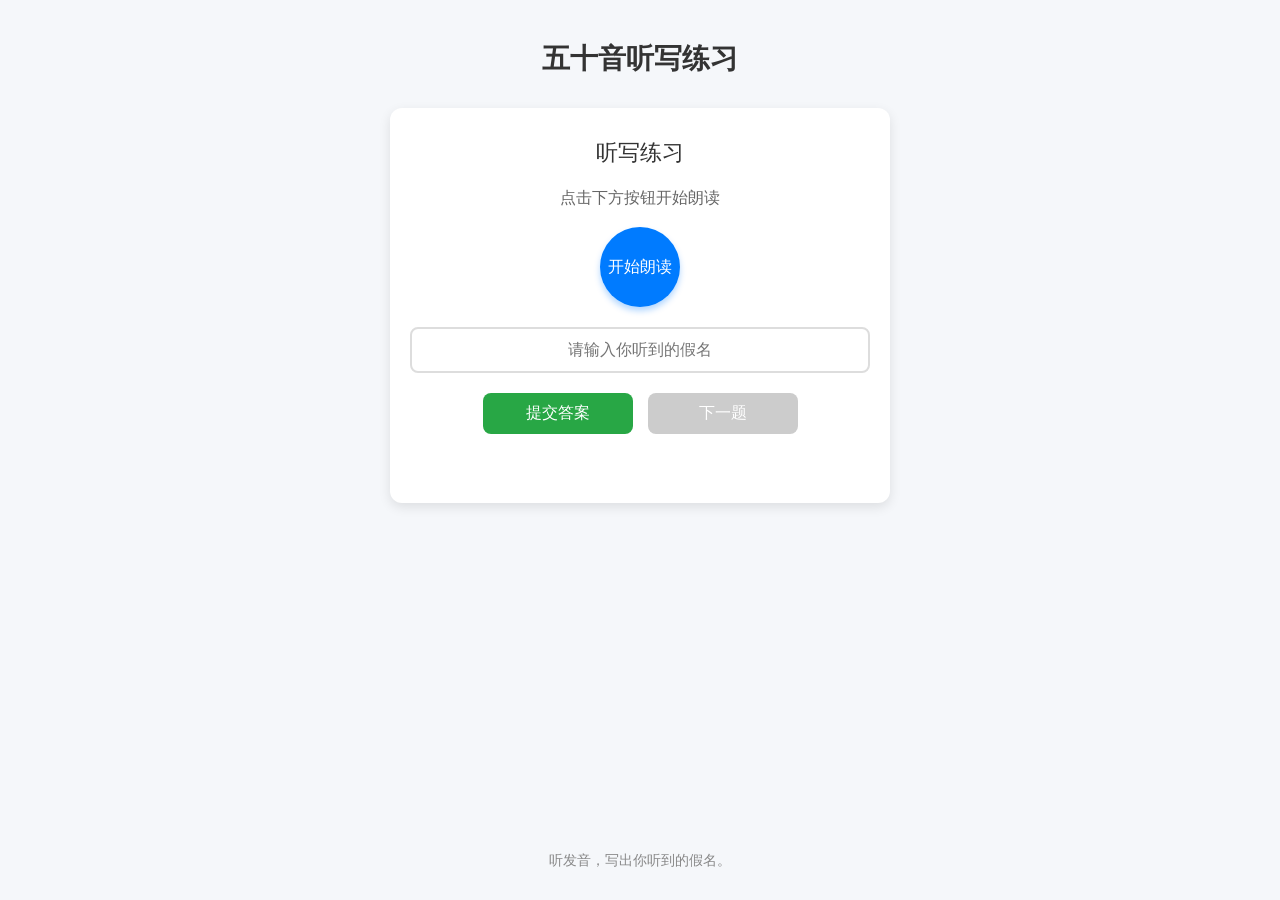
<file: 五十音图听写.html>
<!DOCTYPE html>
<html lang="zh-CN">
<head>
    <meta charset="UTF-8">
    <meta name="viewport" content="width=device-width, initial-scale=1.0, maximum-scale=1.0, user-scalable=no">
    <title>五十音听写练习</title>
    <style>
        /* 基础重置与全局样式 */
        * {
            box-sizing: border-box;
            margin: 0;
            padding: 0;
            font-family: -apple-system, BlinkMacSystemFont, "Segoe UI", Roboto, "Helvetica Neue", Arial, sans-serif;
        }

        body {
            background-color: #f5f7fa;
            display: flex;
            flex-direction: column;
            align-items: center;
            min-height: 100vh;
            padding: 20px;
        }

        /* 顶部标题栏 28px */
        .header {
            width: 100%;
            max-width: 800px;
            text-align: center;
            font-size: 28px;
            font-weight: bold;
            color: #333;
            margin-bottom: 30px;
            margin-top: 20px;
        }

        /* 主内容卡片居中 */
        .main-container {
            flex: 1;
            display: flex;
            justify-content: center;
            align-items: flex-start;
            width: 100%;
        }

        .card {
            background: #fff;
            border-radius: 12px;
            box-shadow: 0 4px 12px rgba(0, 0, 0, 0.1);
            padding: 30px 20px;
            width: 100%;
            max-width: 500px;
            display: flex;
            flex-direction: column;
            align-items: center;
        }

        /* 卡片小标题 22px */
        .card-title {
            font-size: 22px;
            color: #333;
            margin-bottom: 20px;
            font-weight: 500;
        }

        /* 提示文字 16px */
        .prompt-text {
            font-size: 16px;
            color: #666;
            margin-bottom: 15px;
            text-align: center;
            min-height: 24px;
        }

        /* 播放按钮区域 */
        .play-area {
            margin-bottom: 20px;
        }

        .btn-play {
            background-color: #007bff;
            color: #fff;
            border: none;
            border-radius: 50%;
            width: 80px;
            height: 80px;
            font-size: 16px;
            cursor: pointer;
            display: flex;
            justify-content: center;
            align-items: center;
            transition: background-color 0.2s;
            box-shadow: 0 4px 6px rgba(0, 123, 255, 0.3);
        }

        .btn-play:hover {
            background-color: #0056b3;
        }

        .btn-play:active {
            transform: scale(0.95);
        }

        /* 输入框宽度足够 16px */
        .input-area {
            width: 100%;
            margin-bottom: 20px;
        }

        .input-field {
            width: 100%;
            padding: 12px 15px;
            font-size: 16px;
            border: 2px solid #ddd;
            border-radius: 8px;
            outline: none;
            text-align: center;
            transition: border-color 0.2s;
        }

        .input-field:focus {
            border-color: #007bff;
        }

        /* 按钮组，按钮样式统一 */
        .btn-group {
            display: flex;
            gap: 15px;
            width: 100%;
            justify-content: center;
            margin-bottom: 15px;
        }

        .btn {
            font-size: 16px;
            padding: 10px 20px;
            border: none;
            border-radius: 8px;
            cursor: pointer;
            transition: opacity 0.2s;
            flex: 1;
            max-width: 150px;
        }

        .btn:hover {
            opacity: 0.9;
        }

        .btn:active {
            transform: scale(0.98);
        }

        .btn-submit {
            background-color: #28a745;
            color: #fff;
        }

        .btn-next {
            background-color: #6c757d;
            color: #fff;
        }

        .btn:disabled {
            background-color: #ccc;
            cursor: not-allowed;
            transform: none;
        }

        /* 结果反馈区 */
        .feedback {
            font-size: 16px;
            font-weight: bold;
            text-align: center;
            min-height: 24px;
            width: 100%;
        }

        /* 颜色要求 */
        .feedback.correct {
            color: #28a745; /* 正确提示用绿色 */
        }

        .feedback.wrong {
            color: #dc3545; /* 错误提示用红色 */
        }

        /* 底部说明文字 14px */
        .footer {
            font-size: 14px;
            color: #888;
            text-align: center;
            margin-top: 30px;
            margin-bottom: 10px;
            width: 100%;
        }

        /* 适配手机端 */
        @media (max-width: 480px) {
            .header { font-size: 24px; }
            .card { padding: 20px 15px; }
            .btn-play { width: 70px; height: 70px; font-size: 14px; }
            .btn-group { flex-direction: column; align-items: center; }
            .btn { max-width: 100%; width: 100%; }
        }
    </style>
</head>
<body>

    <!-- 顶部标题栏 -->
    <div class="header">五十音听写练习</div>

    <!-- 主内容区 -->
    <div class="main-container">
        <div class="card">
            <div class="card-title">听写练习</div>
            
            <div class="prompt-text" id="promptText">点击下方按钮开始朗读</div>
            
            <div class="play-area">
                <button class="btn-play" id="btnPlay">开始朗读</button>
            </div>

            <div class="input-area">
                <input type="text" class="input-field" id="inputAnswer" placeholder="请输入你听到的假名" autocomplete="off">
            </div>

            <div class="btn-group">
                <button class="btn btn-submit" id="btnSubmit">提交答案</button>
                <button class="btn btn-next" id="btnNext" disabled>下一题</button>
            </div>

            <!-- 结果反馈区 -->
            <div class="feedback" id="feedback"></div>
        </div>
    </div>

    <!-- 底部说明文字 -->
    <div class="footer">听发音，写出你听到的假名。</div>

    <script>
        // 1. 准备五十音图数据 (平假名为主)
        const kanaData = [
            'あ', 'い', 'う', 'え', 'お',
            'か', 'き', 'く', 'け', 'こ',
            'さ', 'し', 'す', 'せ', 'そ',
            'た', 'ち', 'つ', 'て', 'と',
            'な', 'に', 'ぬ', 'ね', 'の',
            'は', 'ひ', 'ふ', 'へ', 'ほ',
            'ま', 'み', 'む', 'め', 'も',
            'や', 'ゆ', 'よ',
            'ら', 'り', 'る', 'れ', 'ろ',
            'わ', 'を', 'ん'
        ];

        // 状态变量
        let currentKana = '';
        let isPlaying = false;

        // DOM 元素获取
        const btnPlay = document.getElementById('btnPlay');
        const btnSubmit = document.getElementById('btnSubmit');
        const btnNext = document.getElementById('btnNext');
        const inputAnswer = document.getElementById('inputAnswer');
        const feedback = document.getElementById('feedback');
        const promptText = document.getElementById('promptText');

        // 初始化：页面打开后自动准备数据（随机抽取第一题，但不读）
        function initGame() {
            inputAnswer.value = '';
            feedback.textContent = '';
            feedback.className = 'feedback';
            btnSubmit.disabled = false;
            btnNext.disabled = true;
            promptText.textContent = '点击下方按钮开始朗读';
        }

        // 随机抽取假名
        function getRandomKana() {
            let newKana = currentKana;
            // 确保下一次抽取的假名和当前不一样（防止连续重复）
            while (newKana === currentKana && kanaData.length > 1) {
                const randomIndex = Math.floor(Math.random() * kanaData.length);
                newKana = kanaData[randomIndex];
            }
            return newKana;
        }

        // AI 朗读功能 (利用浏览器 Web Speech API)
        function speakKana(text) {
            // 停止之前的朗读
            window.speechSynthesis.cancel();
            
            const utterance = new SpeechSynthesisUtterance(text);
            utterance.lang = 'ja-JP'; // 设置为日语
            utterance.rate = 0.8;     // 语速稍慢，适合听写
            
            utterance.onstart = () => {
                isPlaying = true;
                btnPlay.textContent = '播放中...';
                promptText.textContent = '正在朗读，请仔细听...';
            };
            
            utterance.onend = () => {
                isPlaying = false;
                btnPlay.textContent = '开始朗读';
                promptText.textContent = '请写出你听到的假名';
            };

            window.speechSynthesis.speak(utterance);
        }

        // 按钮事件：开始朗读
        btnPlay.addEventListener('click', () => {
            if (isPlaying) return;
            
            // 如果当前没有题目，抽一题
            if (!currentKana) {
                currentKana = getRandomKana();
            }
            
            speakKana(currentKana);
            inputAnswer.focus(); // 自动聚焦到输入框
            feedback.textContent = ''; // 清空之前的反馈
            feedback.className = 'feedback';
            btnSubmit.disabled = false;
            btnNext.disabled = true;
        });

        // 按钮事件：提交答案
        btnSubmit.addEventListener('click', () => {
            const userAnswer = inputAnswer.value.trim();
            
            if (!currentKana) {
                feedback.textContent = '请先点击开始朗读！';
                feedback.className = 'feedback wrong';
                return;
            }

            if (!userAnswer) {
                feedback.textContent = '请先输入你的答案！';
                feedback.className = 'feedback wrong';
                return;
            }

            // 判断对错 (支持平假名)
            if (userAnswer === currentKana) {
                feedback.textContent = '正确！';
                feedback.className = 'feedback correct';
                btnSubmit.disabled = true;
                btnNext.disabled = false;
            } else {
                feedback.textContent = `错误，正确答案是…… ${currentKana}`;
                feedback.className = 'feedback wrong';
                btnSubmit.disabled = true;
                btnNext.disabled = false;
            }
        });

        // 按钮事件：下一题
        btnNext.addEventListener('click', () => {
            currentKana = getRandomKana();
            inputAnswer.value = '';
            feedback.textContent = '';
            feedback.className = 'feedback';
            promptText.textContent = '点击下方按钮开始朗读';
            btnNext.disabled = true;
            btnSubmit.disabled = false;
            
            // 自动朗读下一题
            speakKana(currentKana);
            inputAnswer.focus();
        });

        // 监听回车键，方便快速提交
        inputAnswer.addEventListener('keypress', (e) => {
            if (e.key === 'Enter') {
                if (!btnSubmit.disabled) {
                    btnSubmit.click();
                } else if (!btnNext.disabled) {
                    btnNext.click();
                }
            }
        });

        // 启动初始化
        initGame();
    </script>
</body>
</html>
</file>
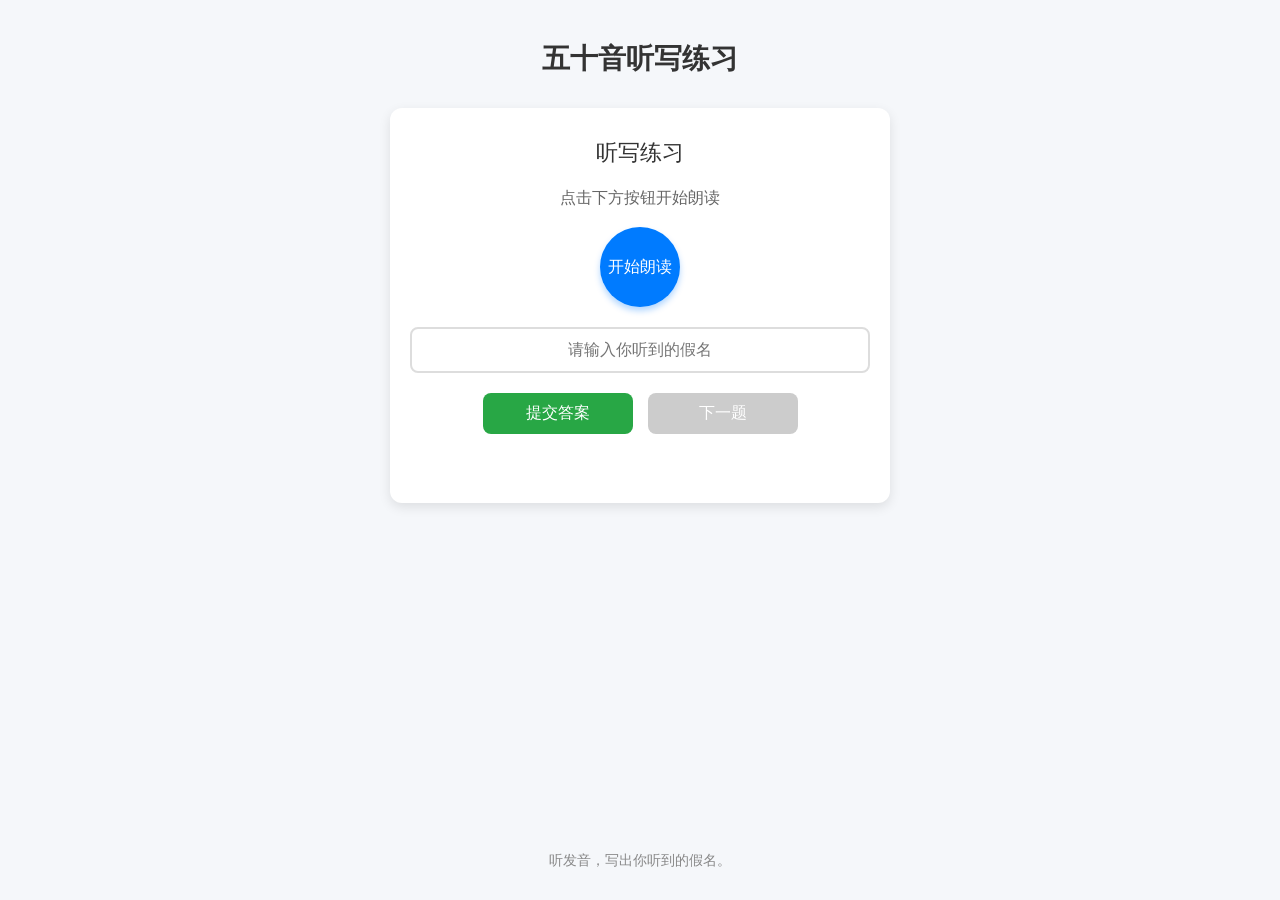
<file: games/japanese.html>
<!DOCTYPE html>
<html lang="zh-CN">
<head>
    <meta charset="UTF-8">
    <meta name="viewport" content="width=device-width, initial-scale=1.0, maximum-scale=1.0, user-scalable=no">
    <title>五十音听写练习</title>
    <style>
        /* 基础重置与全局样式 */
        * {
            box-sizing: border-box;
            margin: 0;
            padding: 0;
            font-family: -apple-system, BlinkMacSystemFont, "Segoe UI", Roboto, "Helvetica Neue", Arial, sans-serif;
        }

        body {
            background-color: #f5f7fa;
            display: flex;
            flex-direction: column;
            align-items: center;
            min-height: 100vh;
            padding: 20px;
        }

        /* 顶部标题栏 28px */
        .header {
            width: 100%;
            max-width: 800px;
            text-align: center;
            font-size: 28px;
            font-weight: bold;
            color: #333;
            margin-bottom: 30px;
            margin-top: 20px;
        }

        /* 主内容卡片居中 */
        .main-container {
            flex: 1;
            display: flex;
            justify-content: center;
            align-items: flex-start;
            width: 100%;
        }

        .card {
            background: #fff;
            border-radius: 12px;
            box-shadow: 0 4px 12px rgba(0, 0, 0, 0.1);
            padding: 30px 20px;
            width: 100%;
            max-width: 500px;
            display: flex;
            flex-direction: column;
            align-items: center;
        }

        /* 卡片小标题 22px */
        .card-title {
            font-size: 22px;
            color: #333;
            margin-bottom: 20px;
            font-weight: 500;
        }

        /* 提示文字 16px */
        .prompt-text {
            font-size: 16px;
            color: #666;
            margin-bottom: 15px;
            text-align: center;
            min-height: 24px;
        }

        /* 播放按钮区域 */
        .play-area {
            margin-bottom: 20px;
        }

        .btn-play {
            background-color: #007bff;
            color: #fff;
            border: none;
            border-radius: 50%;
            width: 80px;
            height: 80px;
            font-size: 16px;
            cursor: pointer;
            display: flex;
            justify-content: center;
            align-items: center;
            transition: background-color 0.2s;
            box-shadow: 0 4px 6px rgba(0, 123, 255, 0.3);
        }

        .btn-play:hover {
            background-color: #0056b3;
        }

        .btn-play:active {
            transform: scale(0.95);
        }

        /* 输入框宽度足够 16px */
        .input-area {
            width: 100%;
            margin-bottom: 20px;
        }

        .input-field {
            width: 100%;
            padding: 12px 15px;
            font-size: 16px;
            border: 2px solid #ddd;
            border-radius: 8px;
            outline: none;
            text-align: center;
            transition: border-color 0.2s;
        }

        .input-field:focus {
            border-color: #007bff;
        }

        /* 按钮组，按钮样式统一 */
        .btn-group {
            display: flex;
            gap: 15px;
            width: 100%;
            justify-content: center;
            margin-bottom: 15px;
        }

        .btn {
            font-size: 16px;
            padding: 10px 20px;
            border: none;
            border-radius: 8px;
            cursor: pointer;
            transition: opacity 0.2s;
            flex: 1;
            max-width: 150px;
        }

        .btn:hover {
            opacity: 0.9;
        }

        .btn:active {
            transform: scale(0.98);
        }

        .btn-submit {
            background-color: #28a745;
            color: #fff;
        }

        .btn-next {
            background-color: #6c757d;
            color: #fff;
        }

        .btn:disabled {
            background-color: #ccc;
            cursor: not-allowed;
            transform: none;
        }

        /* 结果反馈区 */
        .feedback {
            font-size: 16px;
            font-weight: bold;
            text-align: center;
            min-height: 24px;
            width: 100%;
        }

        /* 颜色要求 */
        .feedback.correct {
            color: #28a745; /* 正确提示用绿色 */
        }

        .feedback.wrong {
            color: #dc3545; /* 错误提示用红色 */
        }

        /* 底部说明文字 14px */
        .footer {
            font-size: 14px;
            color: #888;
            text-align: center;
            margin-top: 30px;
            margin-bottom: 10px;
            width: 100%;
        }

        /* 适配手机端 */
        @media (max-width: 480px) {
            .header { font-size: 24px; }
            .card { padding: 20px 15px; }
            .btn-play { width: 70px; height: 70px; font-size: 14px; }
            .btn-group { flex-direction: column; align-items: center; }
            .btn { max-width: 100%; width: 100%; }
        }
    </style>
</head>
<body>

    <!-- 顶部标题栏 -->
    <div class="header">五十音听写练习</div>

    <!-- 主内容区 -->
    <div class="main-container">
        <div class="card">
            <div class="card-title">听写练习</div>
            
            <div class="prompt-text" id="promptText">点击下方按钮开始朗读</div>
            
            <div class="play-area">
                <button class="btn-play" id="btnPlay">开始朗读</button>
            </div>

            <div class="input-area">
                <input type="text" class="input-field" id="inputAnswer" placeholder="请输入你听到的假名" autocomplete="off">
            </div>

            <div class="btn-group">
                <button class="btn btn-submit" id="btnSubmit">提交答案</button>
                <button class="btn btn-next" id="btnNext" disabled>下一题</button>
            </div>

            <!-- 结果反馈区 -->
            <div class="feedback" id="feedback"></div>
        </div>
    </div>

    <!-- 底部说明文字 -->
    <div class="footer">听发音，写出你听到的假名。</div>

    <script>
        // 1. 准备五十音图数据 (平假名为主)
        const kanaData = [
            'あ', 'い', 'う', 'え', 'お',
            'か', 'き', 'く', 'け', 'こ',
            'さ', 'し', 'す', 'せ', 'そ',
            'た', 'ち', 'つ', 'て', 'と',
            'な', 'に', 'ぬ', 'ね', 'の',
            'は', 'ひ', 'ふ', 'へ', 'ほ',
            'ま', 'み', 'む', 'め', 'も',
            'や', 'ゆ', 'よ',
            'ら', 'り', 'る', 'れ', 'ろ',
            'わ', 'を', 'ん'
        ];

        // 状态变量
        let currentKana = '';
        let isPlaying = false;

        // DOM 元素获取
        const btnPlay = document.getElementById('btnPlay');
        const btnSubmit = document.getElementById('btnSubmit');
        const btnNext = document.getElementById('btnNext');
        const inputAnswer = document.getElementById('inputAnswer');
        const feedback = document.getElementById('feedback');
        const promptText = document.getElementById('promptText');

        // 初始化：页面打开后自动准备数据（随机抽取第一题，但不读）
        function initGame() {
            inputAnswer.value = '';
            feedback.textContent = '';
            feedback.className = 'feedback';
            btnSubmit.disabled = false;
            btnNext.disabled = true;
            promptText.textContent = '点击下方按钮开始朗读';
        }

        // 随机抽取假名
        function getRandomKana() {
            let newKana = currentKana;
            // 确保下一次抽取的假名和当前不一样（防止连续重复）
            while (newKana === currentKana && kanaData.length > 1) {
                const randomIndex = Math.floor(Math.random() * kanaData.length);
                newKana = kanaData[randomIndex];
            }
            return newKana;
        }

        // AI 朗读功能 (利用浏览器 Web Speech API)
        function speakKana(text) {
            // 停止之前的朗读
            window.speechSynthesis.cancel();
            
            const utterance = new SpeechSynthesisUtterance(text);
            utterance.lang = 'ja-JP'; // 设置为日语
            utterance.rate = 0.8;     // 语速稍慢，适合听写
            
            utterance.onstart = () => {
                isPlaying = true;
                btnPlay.textContent = '播放中...';
                promptText.textContent = '正在朗读，请仔细听...';
            };
            
            utterance.onend = () => {
                isPlaying = false;
                btnPlay.textContent = '开始朗读';
                promptText.textContent = '请写出你听到的假名';
            };

            window.speechSynthesis.speak(utterance);
        }

        // 按钮事件：开始朗读
        btnPlay.addEventListener('click', () => {
            if (isPlaying) return;
            
            // 如果当前没有题目，抽一题
            if (!currentKana) {
                currentKana = getRandomKana();
            }
            
            speakKana(currentKana);
            inputAnswer.focus(); // 自动聚焦到输入框
            feedback.textContent = ''; // 清空之前的反馈
            feedback.className = 'feedback';
            btnSubmit.disabled = false;
            btnNext.disabled = true;
        });

        // 按钮事件：提交答案
        btnSubmit.addEventListener('click', () => {
            const userAnswer = inputAnswer.value.trim();
            
            if (!currentKana) {
                feedback.textContent = '请先点击开始朗读！';
                feedback.className = 'feedback wrong';
                return;
            }

            if (!userAnswer) {
                feedback.textContent = '请先输入你的答案！';
                feedback.className = 'feedback wrong';
                return;
            }

            // 判断对错 (支持平假名)
            if (userAnswer === currentKana) {
                feedback.textContent = '正确！';
                feedback.className = 'feedback correct';
                btnSubmit.disabled = true;
                btnNext.disabled = false;
            } else {
                feedback.textContent = `错误，正确答案是…… ${currentKana}`;
                feedback.className = 'feedback wrong';
                btnSubmit.disabled = true;
                btnNext.disabled = false;
            }
        });

        // 按钮事件：下一题
        btnNext.addEventListener('click', () => {
            currentKana = getRandomKana();
            inputAnswer.value = '';
            feedback.textContent = '';
            feedback.className = 'feedback';
            promptText.textContent = '点击下方按钮开始朗读';
            btnNext.disabled = true;
            btnSubmit.disabled = false;
            
            // 自动朗读下一题
            speakKana(currentKana);
            inputAnswer.focus();
        });

        // 监听回车键，方便快速提交
        inputAnswer.addEventListener('keypress', (e) => {
            if (e.key === 'Enter') {
                if (!btnSubmit.disabled) {
                    btnSubmit.click();
                } else if (!btnNext.disabled) {
                    btnNext.click();
                }
            }
        });

        // 启动初始化
        initGame();
    </script>
</body>
</html>
</file>
<file: style.css>
.icon-dir {
      background-image: url('[data-uri]');
      display: inline-block;
      vertical-align: middle;
      width: 20px;
      height: 22px;
     }
     
.icon-msg {
    background-image: url('[data-uri]');
    display: inline-block;
    vertical-align: middle;
    width: 20px;
    height: 15px;
}

.icon-txt {
    background-image: url('[data-uri]');
    display: inline-block;
    vertical-align: middle;
    width: 20px;
    height: 22px;
}
        body {
            margin: 0;
            background-color: #000000;
            color: #ffffff;
            width: 1024px;
            padding: 8px;
            box-sizing: border-box;
        }
        h1 {
            margin: 0;
            padding: 0;
        }
        a {
            color: #ffffff;
            text-decoration: underline;
        }
        img {
            vertical-align: middle;
            margin-right: 4px;
        }
        i {
            font-style: italic;
        }
</file>
